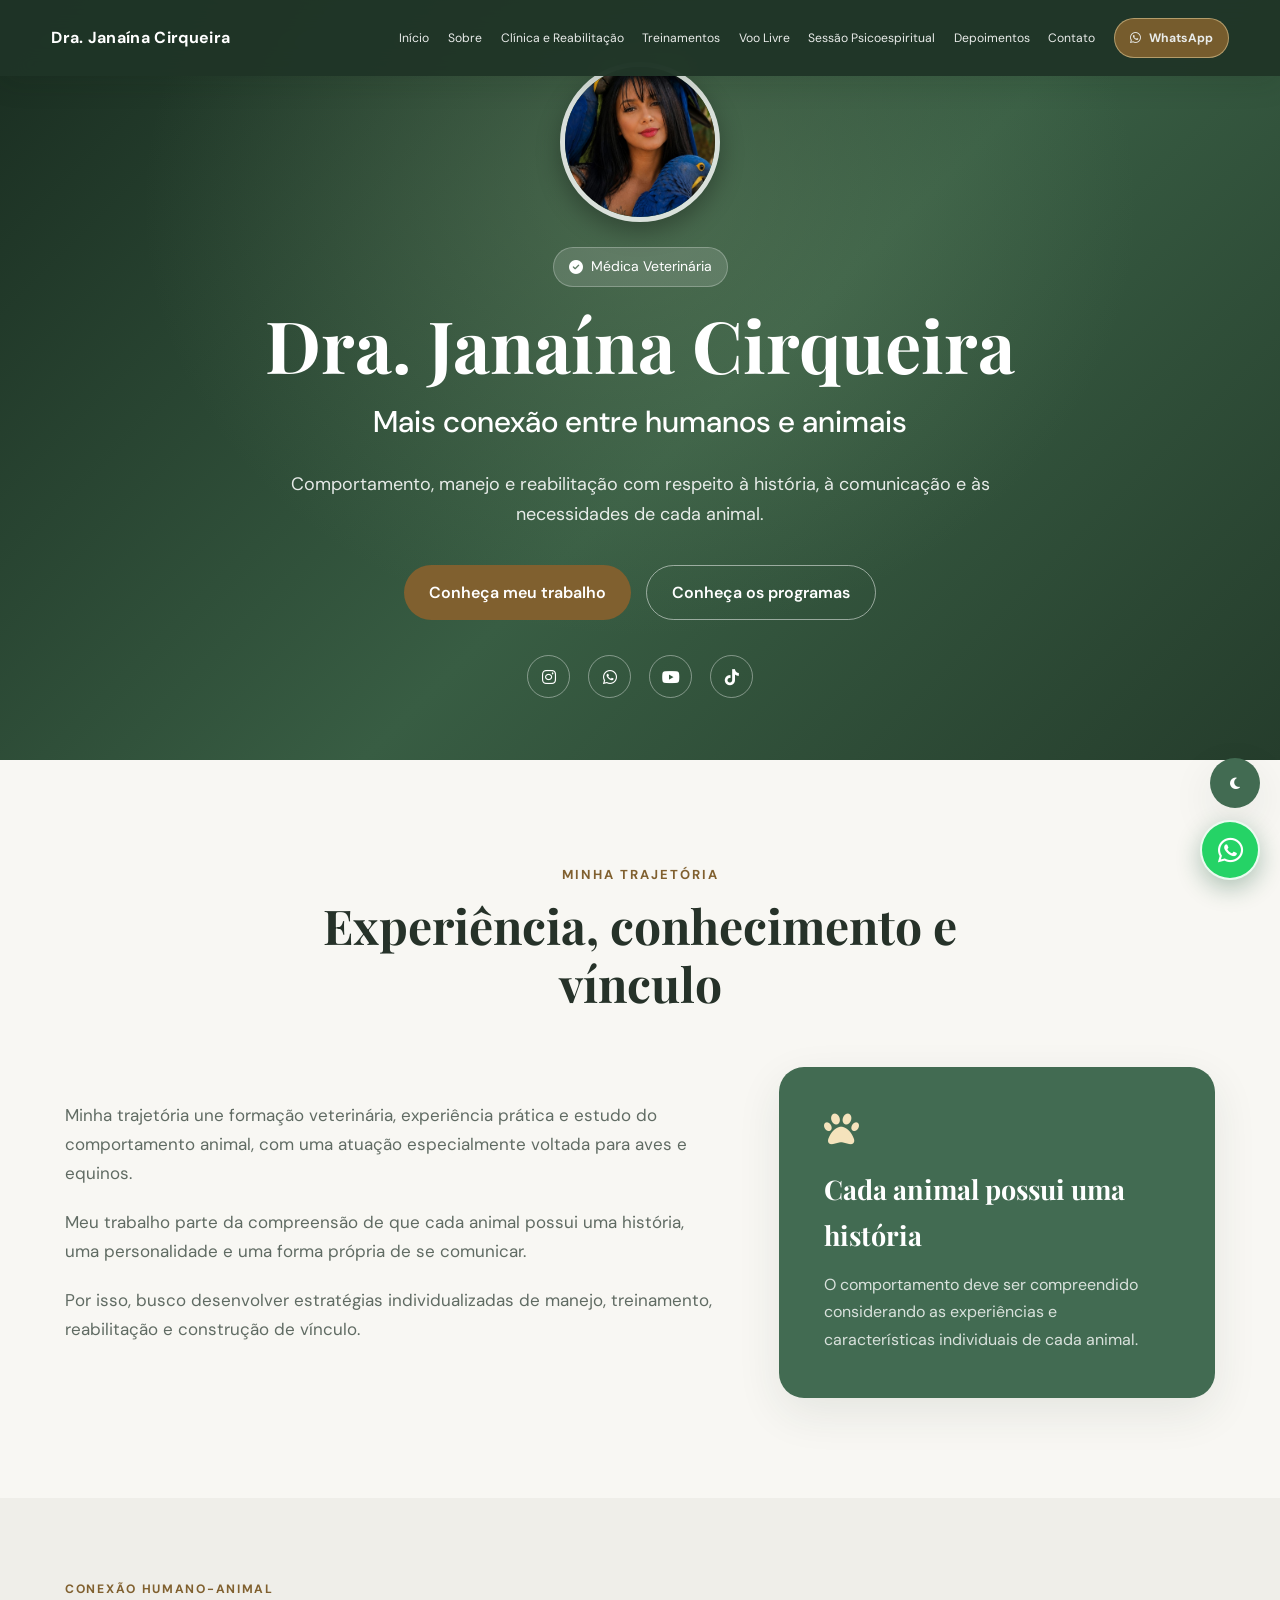
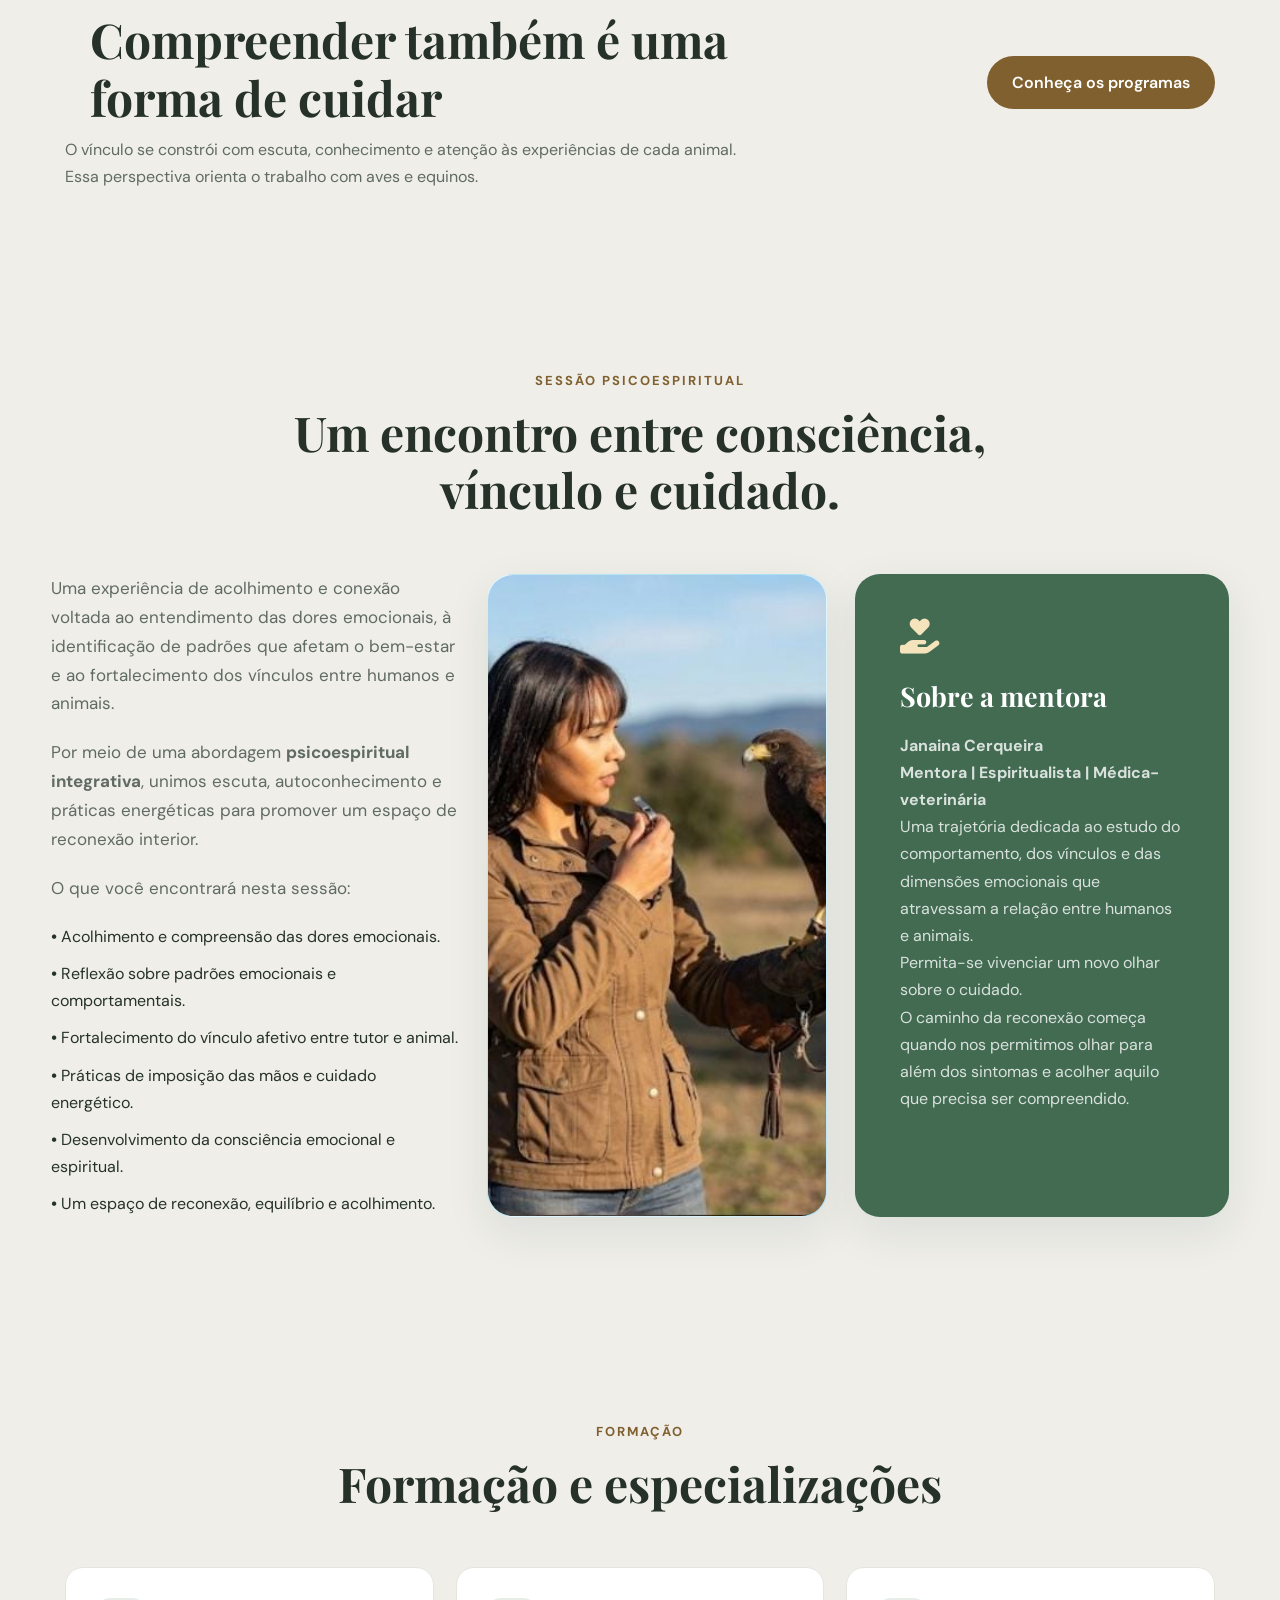
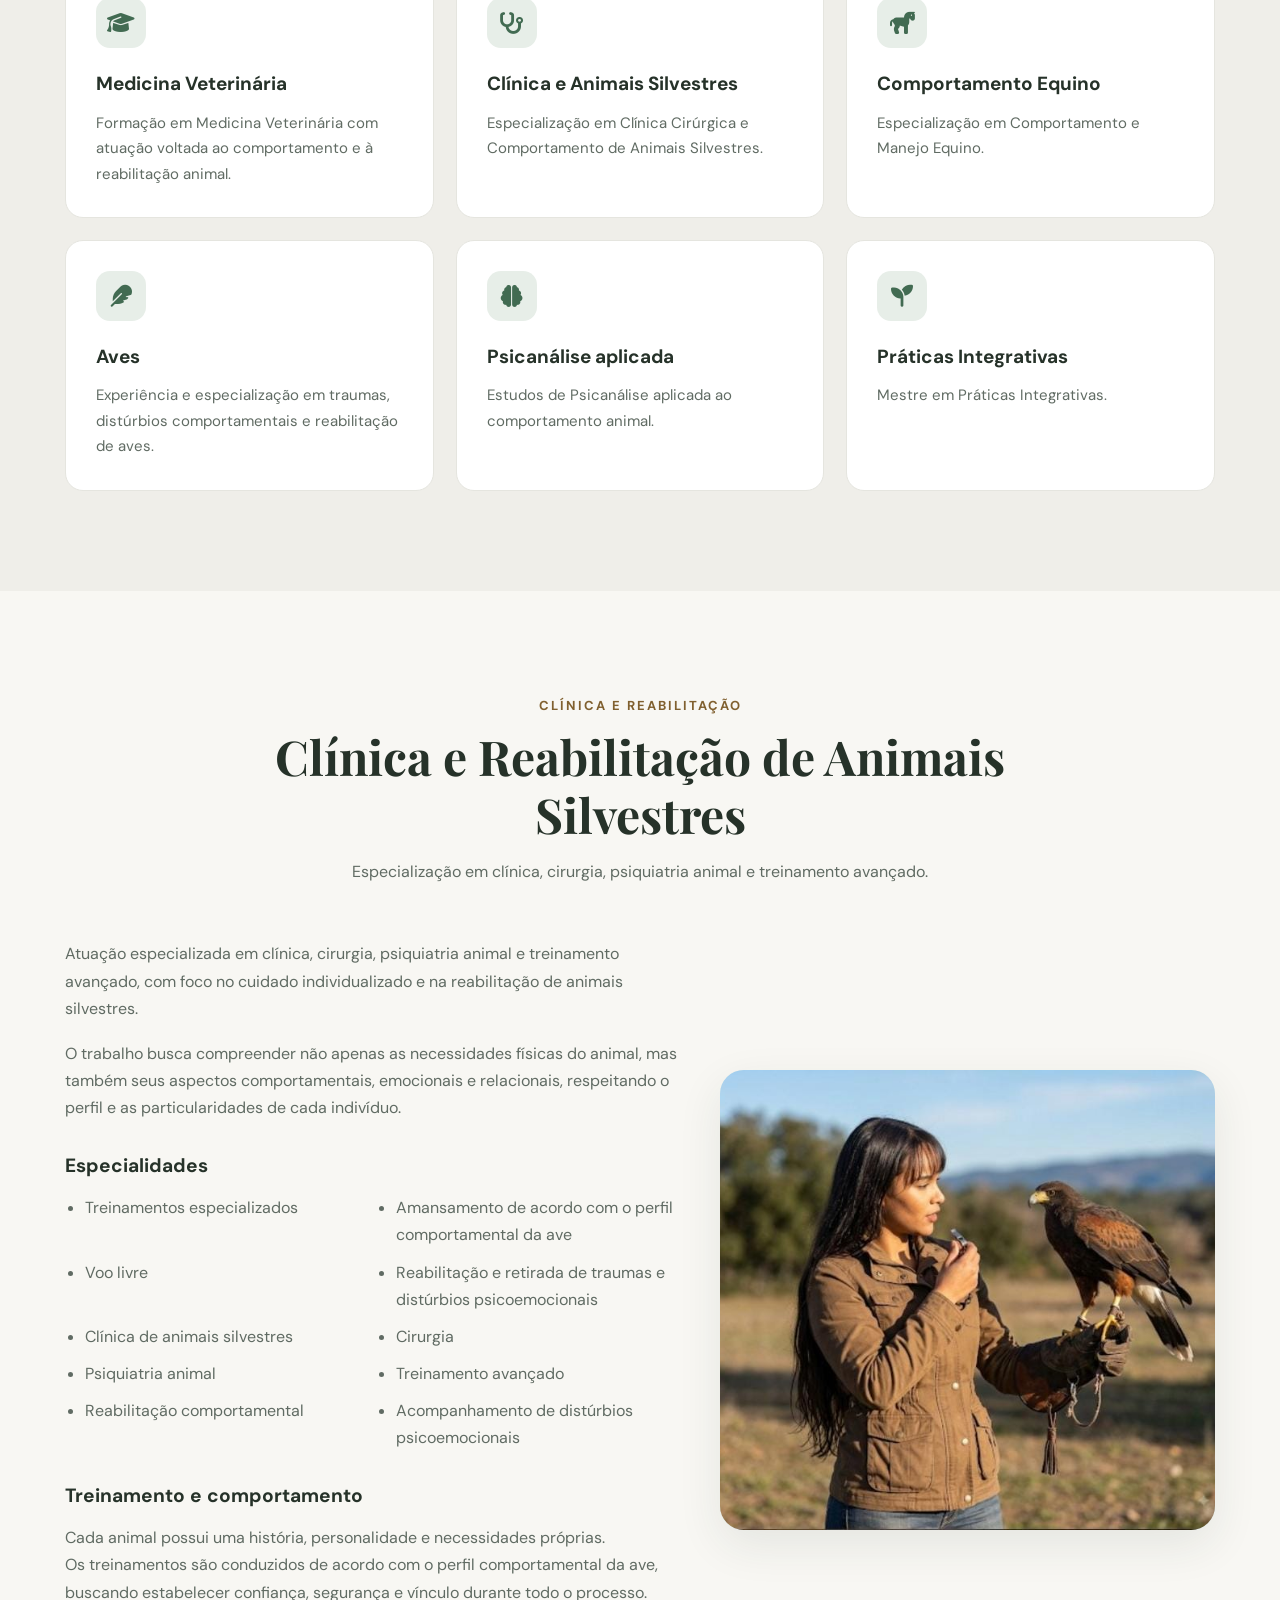
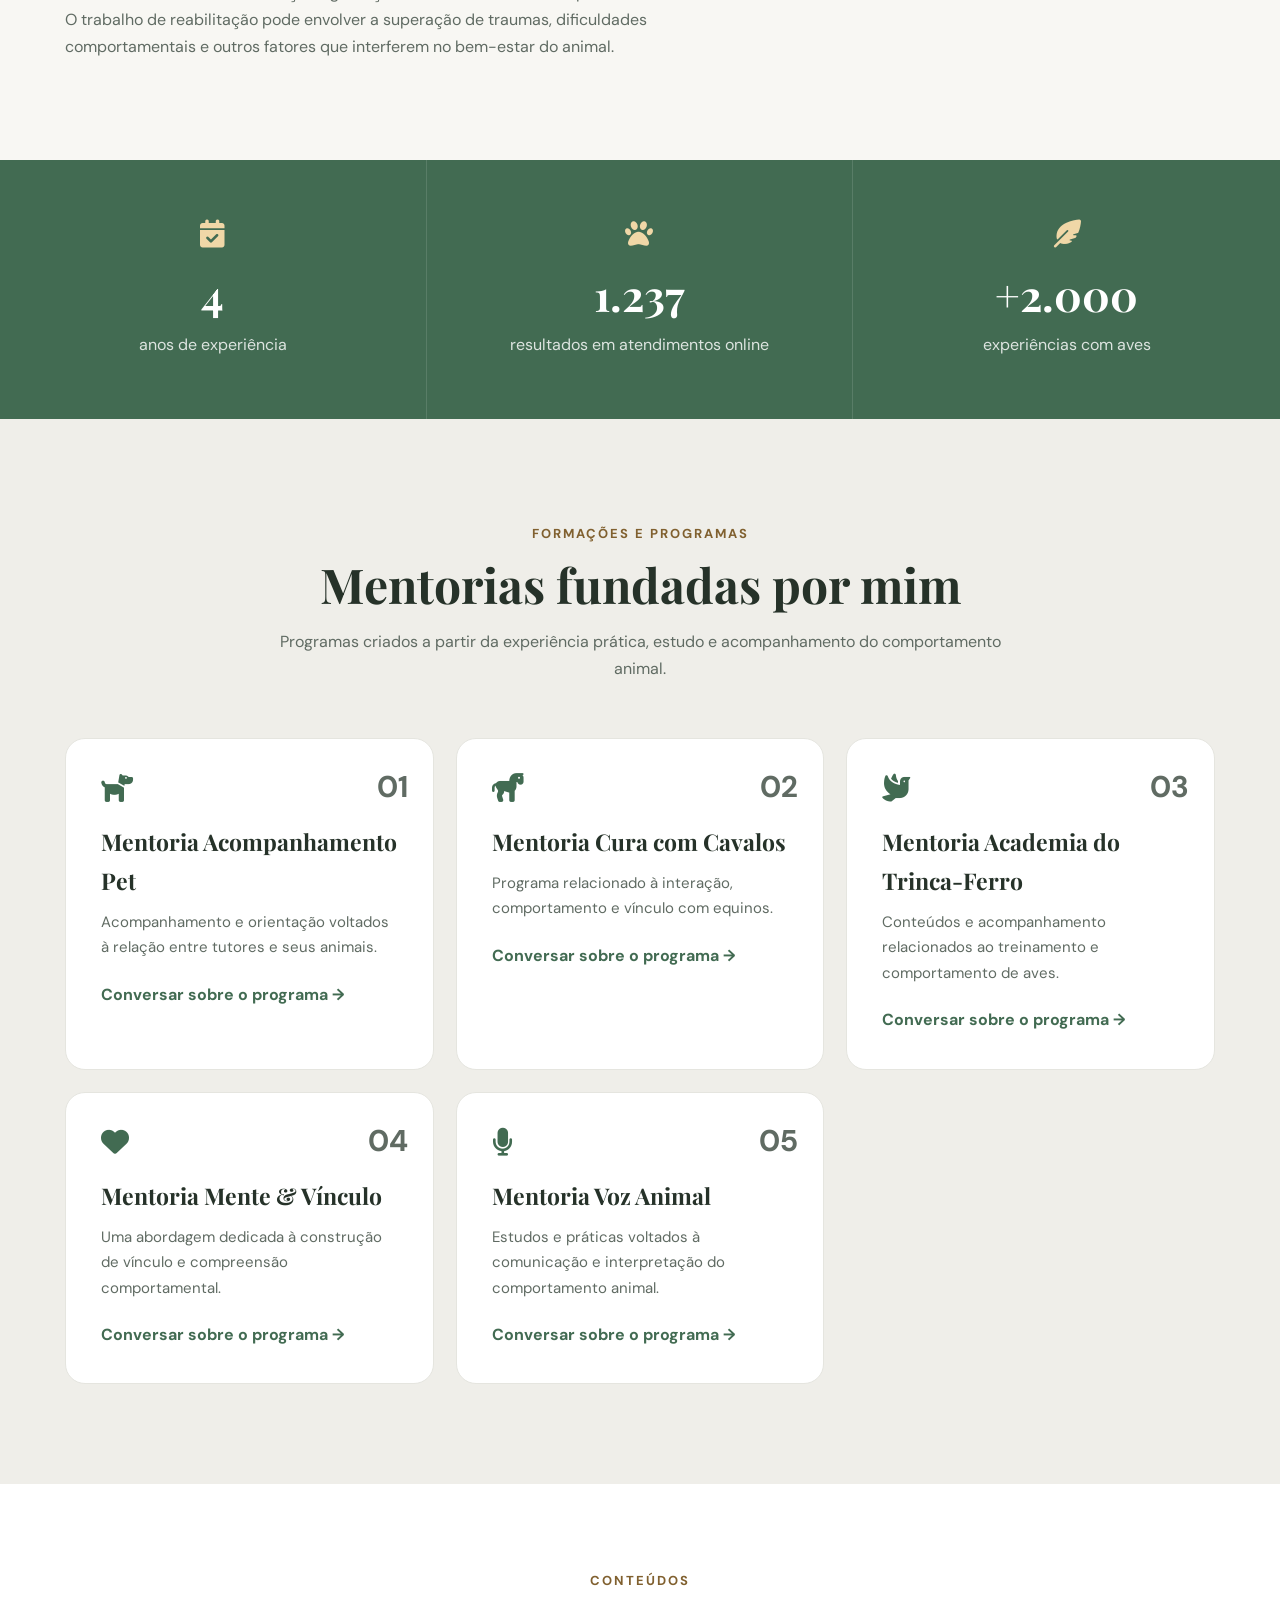
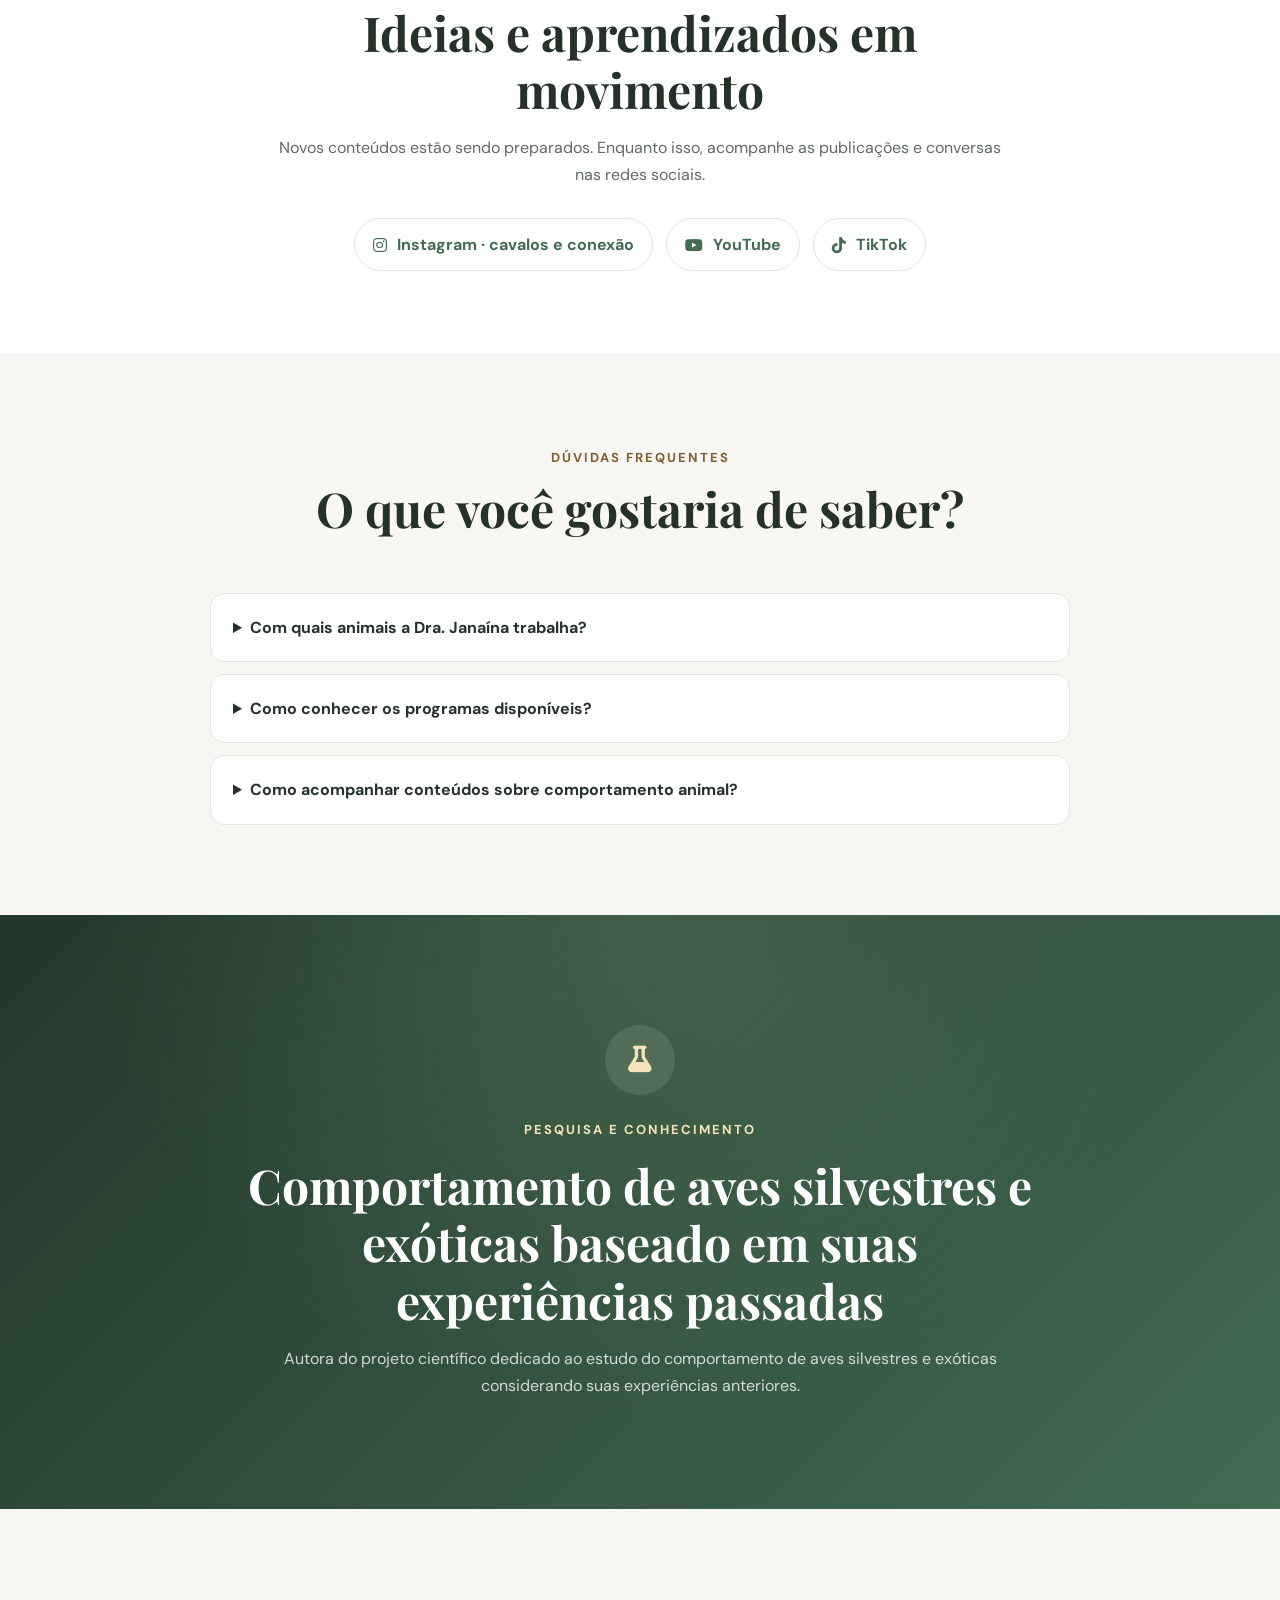
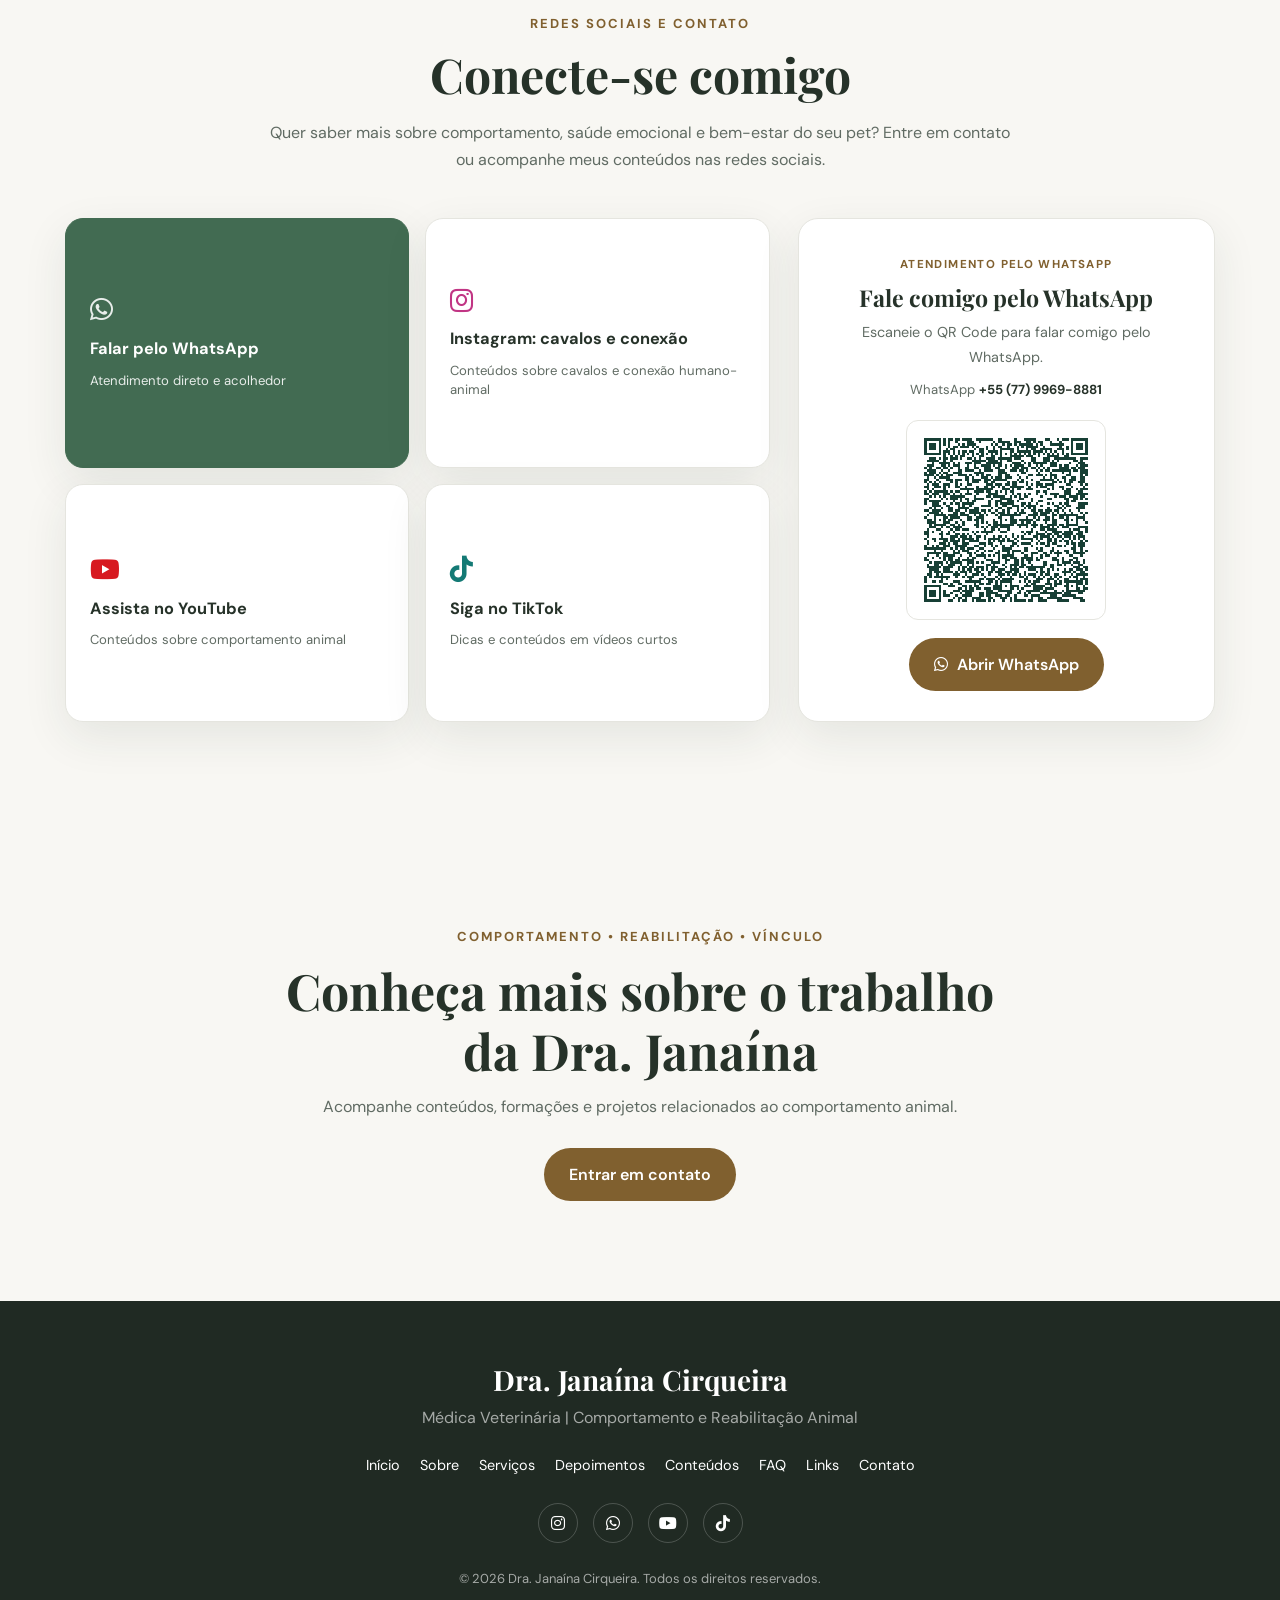
<file: index.html>
<!DOCTYPE html><html lang="pt-BR"><head>    <meta charset="UTF-8">    <meta name="viewport" content="width=device-width, initial-scale=1.0">    <title>Dra. Janaína Cirqueira | Mente Humano Animal</title>    <meta name="description" content="Conheça o trabalho da Dra. Janaína Cirqueira com comportamento, manejo e reabilitação animal, com atuação especial em aves e equinos.">    <link rel="canonical" href="https://danielvl33.github.io/perfil-janaina-site/">    <meta property="og:type" content="website">    <meta property="og:title" content="Dra. Janaína Cirqueira | Mente Humano Animal">    <meta property="og:description" content="Comportamento, manejo e reabilitação animal com respeito à história e à comunicação de cada animal.">    <meta property="og:url" content="https://danielvl33.github.io/perfil-janaina-site/">    <meta property="og:image" content="https://danielvl33.github.io/perfil-janaina-site/img/janaina.jpg">    <meta name="twitter:card" content="summary_large_image">    <meta name="twitter:title" content="Dra. Janaína Cirqueira | Mente Humano Animal">    <meta name="twitter:description" content="Comportamento, manejo e reabilitação animal com respeito à história e à comunicação de cada animal.">    <meta name="twitter:image" content="https://danielvl33.github.io/perfil-janaina-site/img/janaina.jpg">    <meta name="theme-color" content="#2f513c">    <link rel="icon" href="favicon.svg" type="image/svg+xml">    <link rel="stylesheet" href="style.css">    <link rel="stylesheet" href="https://cdnjs.cloudflare.com/ajax/libs/font-awesome/6.5.2/css/all.min.css">    <script type="application/ld+json">    {      "@context": "https://schema.org",      "@type": "Person",      "name": "Dra. Janaína Cirqueira",      "jobTitle": "Médica Veterinária",      "description": "Atuação em comportamento, manejo e reabilitação animal, com especial atenção a aves e equinos.",      "image": "https://danielvl33.github.io/perfil-janaina-site/img/janaina.jpg",      "sameAs": [        "https://www.instagram.com/mentehumanoanimal?stkn=aWZvczNvdmJ4eDc5",        "https://youtube.com/@mestredaconcienciaanimal?si=yA33mfYnlB5Yrd-f",        "https://www.tiktok.com/@dracomportamental?_r=1&_t=ZS-9AFgJZx7Hey"      ]    }    </script></head><body>    <!-- BOTÃO TEMA -->    <button class="theme-toggle" id="themeToggle" type="button" aria-label="Alternar tema">        <i class="fa-solid fa-moon" aria-hidden="true"></i>    </button>    <!-- HERO -->    <header class="hero" id="inicio">        <div class="hero-overlay"></div>        <nav class="site-nav" aria-label="Navegação principal">            <a class="site-nav-brand" href="index.html#inicio">Dra. Janaína Cirqueira</a>            <button class="nav-toggle" type="button" aria-expanded="false" aria-controls="primary-navigation" aria-label="Abrir menu">                <span></span><span></span><span></span>            </button>            <div class="site-nav-links" id="primary-navigation">                <a href="index.html#inicio">Início</a>                <a href="index.html#sobre">Sobre</a>                <a href="index.html#aves">Clínica e Reabilitação</a>                <a href="index.html#treinamentos">Treinamentos</a>                <a href="index.html#voo-livre">Voo Livre</a>                <a href="index.html#psicoespiritual">Sessão Psicoespiritual</a>                <a href="depoimentos.html">Depoimentos</a>                <a href="index.html#contato">Contato</a>                <a class="site-nav-featured nav-whatsapp" href="https://wa.me/557799698881?text=Ol%C3%A1%21+Preciso+de+ajuda+com+meu+pet+e+vi+que+voc%C3%AA+trabalha+com+comportamento+e+sa%C3%BAde+emocional.+Pode+me+orientar%3F" target="_blank" rel="noopener noreferrer"><i class="fa-brands fa-whatsapp" aria-hidden="true"></i> WhatsApp</a>            </div>        </nav>        <div class="hero-content">            <div class="profile-photo">                <img src="img/janaina.jpg" alt="Dra. Janaína Cirqueira" class="profile-photo-img">            </div>            <span class="badge">                <i class="fa-solid fa-circle-check" aria-hidden="true"></i>                Médica Veterinária            </span>            <h1>Dra. Janaína Cirqueira</h1>            <h2>Mais conexão entre humanos e animais</h2>            <p>Comportamento, manejo e reabilitação com respeito à história, à comunicação e às necessidades de cada animal.</p>            <div class="hero-buttons">                <a href="#sobre" class="btn primary">Conheça meu trabalho</a>                <a href="#mentorias" class="btn secondary">Conheça os programas</a>            </div>            <div class="social-links">                <a href="https://www.instagram.com/mentehumanoanimal?stkn=aWZvczNvdmJ4eDc5" target="_blank" rel="noopener noreferrer" aria-label="Instagram"><i class="fa-brands fa-instagram" aria-hidden="true"></i></a>                <a href="https://wa.me/557799698881?text=Ol%C3%A1%21+Preciso+de+ajuda+com+meu+pet+e+vi+que+voc%C3%AA+trabalha+com+comportamento+e+sa%C3%BAde+emocional.+Pode+me+orientar%3F" target="_blank" rel="noopener noreferrer" aria-label="WhatsApp"><i class="fa-brands fa-whatsapp" aria-hidden="true"></i></a>                <a href="https://youtube.com/@mestredaconcienciaanimal?si=yA33mfYnlB5Yrd-f" target="_blank" rel="noopener noreferrer" aria-label="YouTube"><i class="fa-brands fa-youtube" aria-hidden="true"></i></a>                <a href="https://www.tiktok.com/@dracomportamental?_r=1&amp;_t=ZS-9AFgJZx7Hey" target="_blank" rel="noopener noreferrer" aria-label="TikTok"><i class="fa-brands fa-tiktok" aria-hidden="true"></i></a>            </div>        </div>    </header>    <main>        <!-- SOBRE -->        <section class="section" id="sobre">            <div class="section-title">                <span>Minha trajetória</span>                <h2>Experiência, conhecimento e vínculo</h2>            </div>            <div class="about-grid">                <div class="about-text">                    <p>Minha trajetória une formação veterinária, experiência prática e estudo do comportamento animal, com uma atuação especialmente voltada para aves e equinos.</p>                    <p>Meu trabalho parte da compreensão de que cada animal possui uma história, uma personalidade e uma forma própria de se comunicar.</p>                    <p>Por isso, busco desenvolver estratégias individualizadas de manejo, treinamento, reabilitação e construção de vínculo.</p>                </div>                <div class="highlight-card">                    <i class="fa-solid fa-paw" aria-hidden="true"></i>                    <h3>Cada animal possui uma história</h3>                    <p>O comportamento deve ser compreendido considerando as experiências e características individuais de cada animal.</p>                </div>            </div>        </section>        <section class="connection-band" aria-labelledby="connection-title">            <div>                <span>Conexão humano-animal</span>                <h2 id="connection-title">Compreender também é uma forma de cuidar</h2>                <p>O vínculo se constrói com escuta, conhecimento e atenção às experiências de cada animal. Essa perspectiva orienta o trabalho com aves e equinos.</p>            </div>            <a class="btn primary" href="#mentorias">Conheça os programas</a>        </section>        <section class="section gray-section" id="psicoespiritual">
            <div class="section-title">
                <span>Sessão Psicoespiritual</span>
                <h2>Um encontro entre consciência, vínculo e cuidado.</h2>
            </div>
            <div class="about-grid psicoespiritual-grid">
                <div class="about-text">
                    <p>Uma experiência de acolhimento e conexão voltada ao entendimento das dores emocionais, à identificação de padrões que afetam o bem-estar e ao fortalecimento dos vínculos entre humanos e animais.</p>
                    <p>Por meio de uma abordagem <strong>psicoespiritual integrativa</strong>, unimos escuta, autoconhecimento e práticas energéticas para promover um espaço de reconexão interior.</p>
                    <p>O que você encontrará nesta sessão:</p>
                    <ul style="list-style: none; padding-left: 0; margin-top: 16px; display: grid; gap: 10px;">
                        <li><strong>•</strong> Acolhimento e compreensão das dores emocionais.</li>
                        <li><strong>•</strong> Reflexão sobre padrões emocionais e comportamentais.</li>
                        <li><strong>•</strong> Fortalecimento do vínculo afetivo entre tutor e animal.</li>
                        <li><strong>•</strong> Práticas de imposição das mãos e cuidado energético.</li>
                        <li><strong>•</strong> Desenvolvimento da consciência emocional e espiritual.</li>
                        <li><strong>•</strong> Um espaço de reconexão, equilíbrio e acolhimento.</li>
                    </ul>
                </div>
                <figure class="psicoespiritual-visual">
                    <img src="img/psicoespiritual-session.jpg" alt="Sessão psicoespiritual com acolhimento e conexão entre humanos e animais." loading="lazy">
                </figure>
                <div class="highlight-card">
                    <i class="fa-solid fa-hand-holding-heart" aria-hidden="true"></i>
                    <h3>Sobre a mentora</h3>
                    <p><strong>Janaina Cerqueira</strong></p>
                    <p><strong>Mentora | Espiritualista | Médica-veterinária</strong></p>
                    <p>Uma trajetória dedicada ao estudo do comportamento, dos vínculos e das dimensões emocionais que atravessam a relação entre humanos e animais.</p>
                    <p>Permita-se vivenciar um novo olhar sobre o cuidado.</p>
                    <p>O caminho da reconexão começa quando nos permitimos olhar para além dos sintomas e acolher aquilo que precisa ser compreendido.</p>
                </div>
            </div>
        </section>        <!-- FORMAÇÃO -->        <section class="section gray-section">            <div class="section-title">                <span>Formação</span>                <h2>Formação e especializações</h2>            </div>            <div class="cards-grid">                <article class="info-card">                    <div class="card-icon"><i class="fa-solid fa-graduation-cap" aria-hidden="true"></i></div>                    <h3>Medicina Veterinária</h3>                    <p>Formação em Medicina Veterinária com atuação voltada ao comportamento e à reabilitação animal.</p>                </article>                <article class="info-card">                    <div class="card-icon"><i class="fa-solid fa-stethoscope" aria-hidden="true"></i></div>                    <h3>Clínica e Animais Silvestres</h3>                    <p>Especialização em Clínica Cirúrgica e Comportamento de Animais Silvestres.</p>                </article>                <article class="info-card">                    <div class="card-icon"><i class="fa-solid fa-horse" aria-hidden="true"></i></div>                    <h3>Comportamento Equino</h3>                    <p>Especialização em Comportamento e Manejo Equino.</p>                </article>                <article class="info-card">                    <div class="card-icon"><i class="fa-solid fa-feather" aria-hidden="true"></i></div>                    <h3>Aves</h3>                    <p>Experiência e especialização em traumas, distúrbios comportamentais e reabilitação de aves.</p>                </article>                <article class="info-card">                    <div class="card-icon"><i class="fa-solid fa-brain" aria-hidden="true"></i></div>                    <h3>Psicanálise aplicada</h3>                    <p>Estudos de Psicanálise aplicada ao comportamento animal.</p>                </article>                <article class="info-card">                    <div class="card-icon"><i class="fa-solid fa-seedling" aria-hidden="true"></i></div>                    <h3>Práticas Integrativas</h3>                    <p>Mestre em Práticas Integrativas.</p>                </article>            </div>        </section>        <!-- AVES -->        <section class="section" id="aves">            <div class="section-title">                <span>Clínica e reabilitação</span>                <h2>Clínica e Reabilitação de Animais Silvestres</h2>                <p>Especialização em clínica, cirurgia, psiquiatria animal e treinamento avançado.</p>            </div>            <div class="silvestres-layout">                <div class="silvestres-copy">                    <p>Atuação especializada em clínica, cirurgia, psiquiatria animal e treinamento avançado, com foco no cuidado individualizado e na reabilitação de animais silvestres.</p>                    <p>O trabalho busca compreender não apenas as necessidades físicas do animal, mas também seus aspectos comportamentais, emocionais e relacionais, respeitando o perfil e as particularidades de cada indivíduo.</p>                    <div class="specialty-list">                        <h3>Especialidades</h3>                        <ul>                            <li>Treinamentos especializados</li>                            <li>Amansamento de acordo com o perfil comportamental da ave</li>                            <li>Voo livre</li>                            <li>Reabilitação e retirada de traumas e distúrbios psicoemocionais</li>                            <li>Clínica de animais silvestres</li>                            <li>Cirurgia</li>                            <li>Psiquiatria animal</li>                            <li>Treinamento avançado</li>                            <li>Reabilitação comportamental</li>                            <li>Acompanhamento de distúrbios psicoemocionais</li>                        </ul>                    </div>                    <div class="behavior-block">                        <h3>Treinamento e comportamento</h3>                        <p>Cada animal possui uma história, personalidade e necessidades próprias.</p>                        <p>Os treinamentos são conduzidos de acordo com o perfil comportamental da ave, buscando estabelecer confiança, segurança e vínculo durante todo o processo.</p>                        <p>O trabalho de reabilitação pode envolver a superação de traumas, dificuldades comportamentais e outros fatores que interferem no bem-estar do animal.</p>                    </div>                </div>                <figure class="silvestres-visual">                    <img src="img/aves.jpeg" alt="Janaina Cerqueira trabalhando com uma ave silvestre durante atendimento e cuidado comportamental." loading="lazy">                </figure>            </div>        </section>        <!-- NÚMEROS -->        <section class="stats">            <div class="stat">                <i class="fa-solid fa-calendar-check" aria-hidden="true"></i>                <strong data-number="8">0</strong>                <span>anos de experiência</span>            </div>            <div class="stat">                <i class="fa-solid fa-paw" aria-hidden="true"></i>                <strong data-number="2000">0</strong>                <span>resultados em atendimentos online</span>            </div>            <div class="stat">                <i class="fa-solid fa-feather-pointed" aria-hidden="true"></i>                <strong>+2.000</strong>                <span>experiências com aves</span>            </div>        </section>        <!-- MENTORIAS -->        <section class="section gray-section" id="treinamentos">            <div class="section-title">                <span>Formações e programas</span>                <h2>Mentorias fundadas por mim</h2>                <p>Programas criados a partir da experiência prática, estudo e acompanhamento do comportamento animal.</p>            </div>            <div class="mentorias-grid">                <article class="mentoria">                    <span class="number">01</span>                    <i class="fa-solid fa-dog" aria-hidden="true"></i>                    <h3>Mentoria Acompanhamento Pet</h3>                    <p>Acompanhamento e orientação voltados à relação entre tutores e seus animais.</p>                    <a href="https://wa.me/557799698881?text=Ol%C3%A1%21+Preciso+de+ajuda+com+meu+pet+e+vi+que+voc%C3%AA+trabalha+com+comportamento+e+sa%C3%BAde+emocional.+Pode+me+orientar%3F" class="learn-more" target="_blank" rel="noopener noreferrer">Conversar sobre o programa <span aria-hidden="true">→</span></a>                </article>                <article class="mentoria">                    <span class="number">02</span>                    <i class="fa-solid fa-horse" aria-hidden="true"></i>                    <h3>Mentoria Cura com Cavalos</h3>                    <p>Programa relacionado à interação, comportamento e vínculo com equinos.</p>                    <a href="https://wa.me/557799698881?text=Ol%C3%A1%21+Preciso+de+ajuda+com+meu+pet+e+vi+que+voc%C3%AA+trabalha+com+comportamento+e+sa%C3%BAde+emocional.+Pode+me+orientar%3F" class="learn-more" target="_blank" rel="noopener noreferrer">Conversar sobre o programa <span aria-hidden="true">→</span></a>                </article>                <article class="mentoria">                    <span class="number">03</span>                    <i class="fa-solid fa-dove" aria-hidden="true"></i>                    <h3>Mentoria Academia do Trinca-Ferro</h3>                    <p>Conteúdos e acompanhamento relacionados ao treinamento e comportamento de aves.</p>                    <a href="https://wa.me/557799698881?text=Ol%C3%A1%21+Preciso+de+ajuda+com+meu+pet+e+vi+que+voc%C3%AA+trabalha+com+comportamento+e+sa%C3%BAde+emocional.+Pode+me+orientar%3F" class="learn-more" target="_blank" rel="noopener noreferrer">Conversar sobre o programa <span aria-hidden="true">→</span></a>                </article>                <article class="mentoria">                    <span class="number">04</span>                    <i class="fa-solid fa-heart" aria-hidden="true"></i>                    <h3>Mentoria Mente &amp; Vínculo</h3>                    <p>Uma abordagem dedicada à construção de vínculo e compreensão comportamental.</p>                    <a href="https://wa.me/557799698881?text=Ol%C3%A1%21+Preciso+de+ajuda+com+meu+pet+e+vi+que+voc%C3%AA+trabalha+com+comportamento+e+sa%C3%BAde+emocional.+Pode+me+orientar%3F" class="learn-more" target="_blank" rel="noopener noreferrer">Conversar sobre o programa <span aria-hidden="true">→</span></a>                </article>                <article class="mentoria">                    <span class="number">05</span>                    <i class="fa-solid fa-microphone" aria-hidden="true"></i>                    <h3>Mentoria Voz Animal</h3>                    <p>Estudos e práticas voltados à comunicação e interpretação do comportamento animal.</p>                    <a href="https://wa.me/557799698881?text=Ol%C3%A1%21+Preciso+de+ajuda+com+meu+pet+e+vi+que+voc%C3%AA+trabalha+com+comportamento+e+sa%C3%BAde+emocional.+Pode+me+orientar%3F" class="learn-more" target="_blank" rel="noopener noreferrer">Conversar sobre o programa <span aria-hidden="true">→</span></a>                </article>            </div>        </section>        <section class="content-placeholder" id="conteudos">            <div class="section-title">                <span>Conteúdos</span>                <h2>Ideias e aprendizados em movimento</h2>                <p>Novos conteúdos estão sendo preparados. Enquanto isso, acompanhe as publicações e conversas nas redes sociais.</p>            </div>            <div class="content-social-links">                <a href="https://www.instagram.com/mentehumanoanimal?stkn=aWZvczNvdmJ4eDc5" target="_blank" rel="noopener noreferrer"><i class="fa-brands fa-instagram" aria-hidden="true"></i> Instagram · cavalos e conexão</a>                <a href="https://youtube.com/@mestredaconcienciaanimal?si=yA33mfYnlB5Yrd-f" target="_blank" rel="noopener noreferrer"><i class="fa-brands fa-youtube" aria-hidden="true"></i> YouTube</a>                <a href="https://www.tiktok.com/@dracomportamental?_r=1&amp;_t=ZS-9AFgJZx7Hey" target="_blank" rel="noopener noreferrer"><i class="fa-brands fa-tiktok" aria-hidden="true"></i> TikTok</a>            </div>        </section>        <section class="faq-section" id="faq">            <div class="section-title">                <span>Dúvidas frequentes</span>                <h2>O que você gostaria de saber?</h2>            </div>            <div class="faq-list">                <details>                    <summary>Com quais animais a Dra. Janaína trabalha?</summary>                    <p>A atuação tem atenção especial a aves e equinos, além dos programas de acompanhamento relacionados a pets.</p>                </details>                <details>                    <summary>Como conhecer os programas disponíveis?</summary>                    <p>Entre em contato pelo WhatsApp para conversar sobre os programas e saber mais sobre a proposta que melhor atende à sua necessidade.</p>                </details>                <details>                    <summary>Como acompanhar conteúdos sobre comportamento animal?</summary>                    <p>Acompanhe as redes sociais da Dra. Janaína pelos links nesta página. A seção de conteúdos será atualizada quando novas publicações estiverem disponíveis.</p>                </details>            </div>        </section>        <!-- PESQUISA -->        <section class="research" id="voo-livre">            <div class="research-content">                <div class="research-icon"><i class="fa-solid fa-flask" aria-hidden="true"></i></div>                <span>Pesquisa e conhecimento</span>                <h2>Comportamento de aves silvestres e exóticas baseado em suas experiências passadas</h2>                <p>Autora do projeto científico dedicado ao estudo do comportamento de aves silvestres e exóticas considerando suas experiências anteriores.</p>            </div>        </section>        <section class="contact-section" id="contato" aria-labelledby="contact-title">            <div class="contact-container">                <div class="section-title">                    <span>Redes sociais e contato</span>                    <h2 id="contact-title">Conecte-se comigo</h2>                    <p>Quer saber mais sobre comportamento, saúde emocional e bem-estar do seu pet? Entre em contato ou acompanhe meus conteúdos nas redes sociais.</p>                </div>                <div class="contact-layout">                    <nav class="social-cards" aria-label="Redes sociais da Dra. Janaína">                        <a class="social-card social-card-whatsapp" href="https://wa.me/557799698881?text=Ol%C3%A1%21+Preciso+de+ajuda+com+meu+pet+e+vi+que+voc%C3%AA+trabalha+com+comportamento+e+sa%C3%BAde+emocional.+Pode+me+orientar%3F" target="_blank" rel="noopener noreferrer" aria-label="Falar pelo WhatsApp" title="Falar pelo WhatsApp">                            <i class="fa-brands fa-whatsapp" aria-hidden="true"></i>                            <span>Falar pelo WhatsApp</span>                            <small>Atendimento direto e acolhedor</small>                        </a>                        <a class="social-card social-card-instagram" href="https://www.instagram.com/mentehumanoanimal?stkn=aWZvczNvdmJ4eDc5" target="_blank" rel="noopener noreferrer" aria-label="Visitar Instagram">                            <i class="fa-brands fa-instagram" aria-hidden="true"></i>                            <span>Instagram: cavalos e conexão</span>                            <small>Conteúdos sobre cavalos e conexão humano-animal</small>                        </a>                        <a class="social-card social-card-youtube" href="https://youtube.com/@mestredaconcienciaanimal?si=yA33mfYnlB5Yrd-f" target="_blank" rel="noopener noreferrer" aria-label="Assista no YouTube" title="Assista no YouTube">                            <i class="fa-brands fa-youtube" aria-hidden="true"></i>                            <span>Assista no YouTube</span>                            <small>Conteúdos sobre comportamento animal</small>                        </a>                        <a class="social-card social-card-tiktok" href="https://www.tiktok.com/@dracomportamental?_r=1&amp;_t=ZS-9AFgJZx7Hey" target="_blank" rel="noopener noreferrer" aria-label="Siga no TikTok" title="Siga no TikTok">                            <i class="fa-brands fa-tiktok" aria-hidden="true"></i>                            <span>Siga no TikTok</span>                            <small>Dicas e conteúdos em vídeos curtos</small>                        </a>                    </nav>                    <aside class="contact-qr" aria-labelledby="contact-qr-title">                        <div class="contact-qr-copy">                            <span class="contact-eyebrow">Atendimento pelo WhatsApp</span>                            <h3 id="contact-qr-title">Fale comigo pelo WhatsApp</h3>                            <p>Escaneie o QR Code para falar comigo pelo WhatsApp.</p>                            <p class="contact-phone">WhatsApp <strong>+55 (77) 9969-8881</strong></p>                        </div>                        <img class="contact-qr-image" src="img/whatsapp-qr.svg" width="200" height="200" alt="QR Code para abrir o WhatsApp com a mensagem de contato">                        <a class="btn primary contact-qr-button" href="https://wa.me/557799698881?text=Ol%C3%A1%21+Preciso+de+ajuda+com+meu+pet+e+vi+que+voc%C3%AA+trabalha+com+comportamento+e+sa%C3%BAde+emocional.+Pode+me+orientar%3F" target="_blank" rel="noopener noreferrer" aria-label="Abrir WhatsApp" title="Abrir WhatsApp">                            <i class="fa-brands fa-whatsapp" aria-hidden="true"></i>                            Abrir WhatsApp                        </a>                    </aside>                </div>            </div>        </section>        <!-- CTA -->        <section class="cta">            <div>                <span>Comportamento • Reabilitação • Vínculo</span>                <h2>Conheça mais sobre o trabalho da Dra. Janaína</h2>                <p>Acompanhe conteúdos, formações e projetos relacionados ao comportamento animal.</p>                <a href="https://wa.me/557799698881?text=Ol%C3%A1%21+Preciso+de+ajuda+com+meu+pet+e+vi+que+voc%C3%AA+trabalha+com+comportamento+e+sa%C3%BAde+emocional.+Pode+me+orientar%3F" class="btn primary" target="_blank" rel="noopener noreferrer">Entrar em contato</a>            </div>        </section>    </main>    <!-- FOOTER -->    <footer>        <div class="footer-content">            <h3>Dra. Janaína Cirqueira</h3>            <p>Médica Veterinária | Comportamento e Reabilitação Animal</p>            <nav class="footer-nav" aria-label="Navegação do rodapé">                <a href="index.html#inicio">Início</a><a href="index.html#sobre">Sobre</a><a href="index.html#mentorias">Serviços</a><a href="depoimentos.html">Depoimentos</a><a href="index.html#conteudos">Conteúdos</a><a href="index.html#faq">FAQ</a><a href="links/">Links</a><a href="index.html#contato">Contato</a>            </nav>            <div class="footer-social">                <a href="https://www.instagram.com/mentehumanoanimal?stkn=aWZvczNvdmJ4eDc5" target="_blank" rel="noopener noreferrer" aria-label="Instagram"><i class="fa-brands fa-instagram" aria-hidden="true"></i></a>                <a href="https://wa.me/557799698881?text=Ol%C3%A1%21+Preciso+de+ajuda+com+meu+pet+e+vi+que+voc%C3%AA+trabalha+com+comportamento+e+sa%C3%BAde+emocional.+Pode+me+orientar%3F" target="_blank" rel="noopener noreferrer" aria-label="WhatsApp"><i class="fa-brands fa-whatsapp" aria-hidden="true"></i></a>                <a href="https://youtube.com/@mestredaconcienciaanimal?si=yA33mfYnlB5Yrd-f" target="_blank" rel="noopener noreferrer" aria-label="YouTube"><i class="fa-brands fa-youtube" aria-hidden="true"></i></a>                <a href="https://www.tiktok.com/@dracomportamental?_r=1&amp;_t=ZS-9AFgJZx7Hey" target="_blank" rel="noopener noreferrer" aria-label="TikTok"><i class="fa-brands fa-tiktok" aria-hidden="true"></i></a>            </div>            <p class="copyright">© <span id="year"></span> Dra. Janaína Cirqueira. Todos os direitos reservados.</p>        </div>    </footer>    <a class="whatsapp-float" href="https://wa.me/557799698881?text=Ol%C3%A1%21+Preciso+de+ajuda+com+meu+pet+e+vi+que+voc%C3%AA+trabalha+com+comportamento+e+sa%C3%BAde+emocional.+Pode+me+orientar%3F" target="_blank" rel="noopener noreferrer" aria-label="Abrir WhatsApp" title="Fale comigo pelo WhatsApp">        <i class="fa-brands fa-whatsapp" aria-hidden="true"></i>    </a>    <script src="script.js"></script></body></html>
</file>
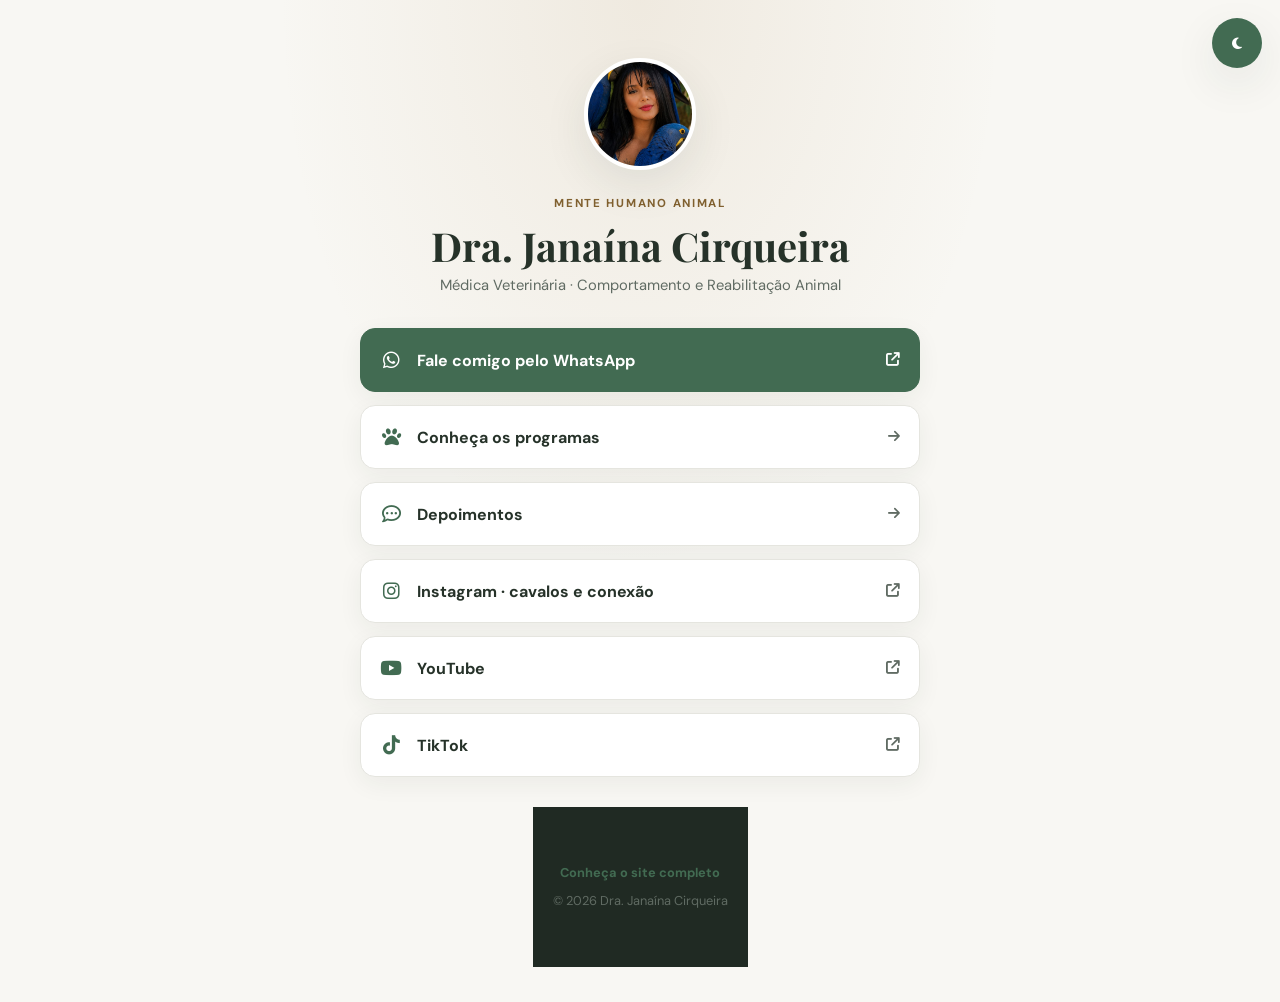
<file: links/index.html>
<!DOCTYPE html>
<html lang="pt-BR">
<head>
    <meta charset="UTF-8">
    <meta name="viewport" content="width=device-width, initial-scale=1.0">
    <title>Links | Dra. Janaína Cirqueira</title>
    <meta name="description" content="Acesse os canais oficiais, programas e formas de contato da Dra. Janaína Cirqueira.">
    <link rel="canonical" href="https://danielvl33.github.io/perfil-janaina-site/links/">
    <meta property="og:type" content="website">
    <meta property="og:title" content="Links | Dra. Janaína Cirqueira">
    <meta property="og:description" content="Redes sociais, depoimentos e contato da Dra. Janaína Cirqueira.">
    <meta property="og:url" content="https://danielvl33.github.io/perfil-janaina-site/links/">
    <meta property="og:image" content="https://danielvl33.github.io/perfil-janaina-site/img/janaina.jpg">
    <meta name="twitter:card" content="summary_large_image">
    <meta name="twitter:title" content="Links | Dra. Janaína Cirqueira">
    <meta name="twitter:description" content="Redes sociais, depoimentos e contato da Dra. Janaína Cirqueira.">
    <meta name="twitter:image" content="https://danielvl33.github.io/perfil-janaina-site/img/janaina.jpg">
    <meta name="theme-color" content="#2f513c">
    <link rel="icon" href="../favicon.svg" type="image/svg+xml">
    <link rel="stylesheet" href="../style.css">
    <link rel="stylesheet" href="https://cdnjs.cloudflare.com/ajax/libs/font-awesome/6.5.2/css/all.min.css">
</head>
<body class="links-page">
    <button class="theme-toggle" id="themeToggle" type="button" aria-label="Ativar tema escuro">
        <i class="fa-solid fa-moon" aria-hidden="true"></i>
    </button>
    <header class="links-header">
        <a class="links-home" href="../index.html" aria-label="Página inicial">
            <img src="../img/janaina.jpg" alt="" width="112" height="112">
        </a>
        <span class="links-eyebrow">Mente Humano Animal</span>
        <h1>Dra. Janaína Cirqueira</h1>
        <p>Médica Veterinária · Comportamento e Reabilitação Animal</p>
    </header>
    <main class="links-list" aria-label="Links oficiais">
        <a href="https://wa.me/557799698881?text=Ol%C3%A1%21+Preciso+de+ajuda+com+meu+pet+e+vi+que+voc%C3%AA+trabalha+com+comportamento+e+sa%C3%BAde+emocional.+Pode+me+orientar%3F" target="_blank" rel="noopener noreferrer" class="links-card links-card-primary">
            <i class="fa-brands fa-whatsapp" aria-hidden="true"></i><span>Fale comigo pelo WhatsApp</span><i class="fa-solid fa-arrow-up-right-from-square links-card-arrow" aria-hidden="true"></i>
        </a>
        <a href="../index.html#mentorias" class="links-card"><i class="fa-solid fa-paw" aria-hidden="true"></i><span>Conheça os programas</span><i class="fa-solid fa-arrow-right links-card-arrow" aria-hidden="true"></i></a>
        <a href="../depoimentos.html" class="links-card"><i class="fa-regular fa-comment-dots" aria-hidden="true"></i><span>Depoimentos</span><i class="fa-solid fa-arrow-right links-card-arrow" aria-hidden="true"></i></a>
        <a href="https://www.instagram.com/mentehumanoanimal?stkn=aWZvczNvdmJ4eDc5" target="_blank" rel="noopener noreferrer" class="links-card"><i class="fa-brands fa-instagram" aria-hidden="true"></i><span>Instagram · cavalos e conexão</span><i class="fa-solid fa-arrow-up-right-from-square links-card-arrow" aria-hidden="true"></i></a>
        <a href="https://youtube.com/@mestredaconcienciaanimal?si=yA33mfYnlB5Yrd-f" target="_blank" rel="noopener noreferrer" class="links-card"><i class="fa-brands fa-youtube" aria-hidden="true"></i><span>YouTube</span><i class="fa-solid fa-arrow-up-right-from-square links-card-arrow" aria-hidden="true"></i></a>
        <a href="https://www.tiktok.com/@dracomportamental?_r=1&amp;_t=ZS-9AFgJZx7Hey" target="_blank" rel="noopener noreferrer" class="links-card"><i class="fa-brands fa-tiktok" aria-hidden="true"></i><span>TikTok</span><i class="fa-solid fa-arrow-up-right-from-square links-card-arrow" aria-hidden="true"></i></a>
    </main>
    <footer class="links-footer"><a href="../index.html">Conheça o site completo</a><span>© <span id="year"></span> Dra. Janaína Cirqueira</span></footer>
    <script src="../script.js"></script>
</body>
</html>
</file>
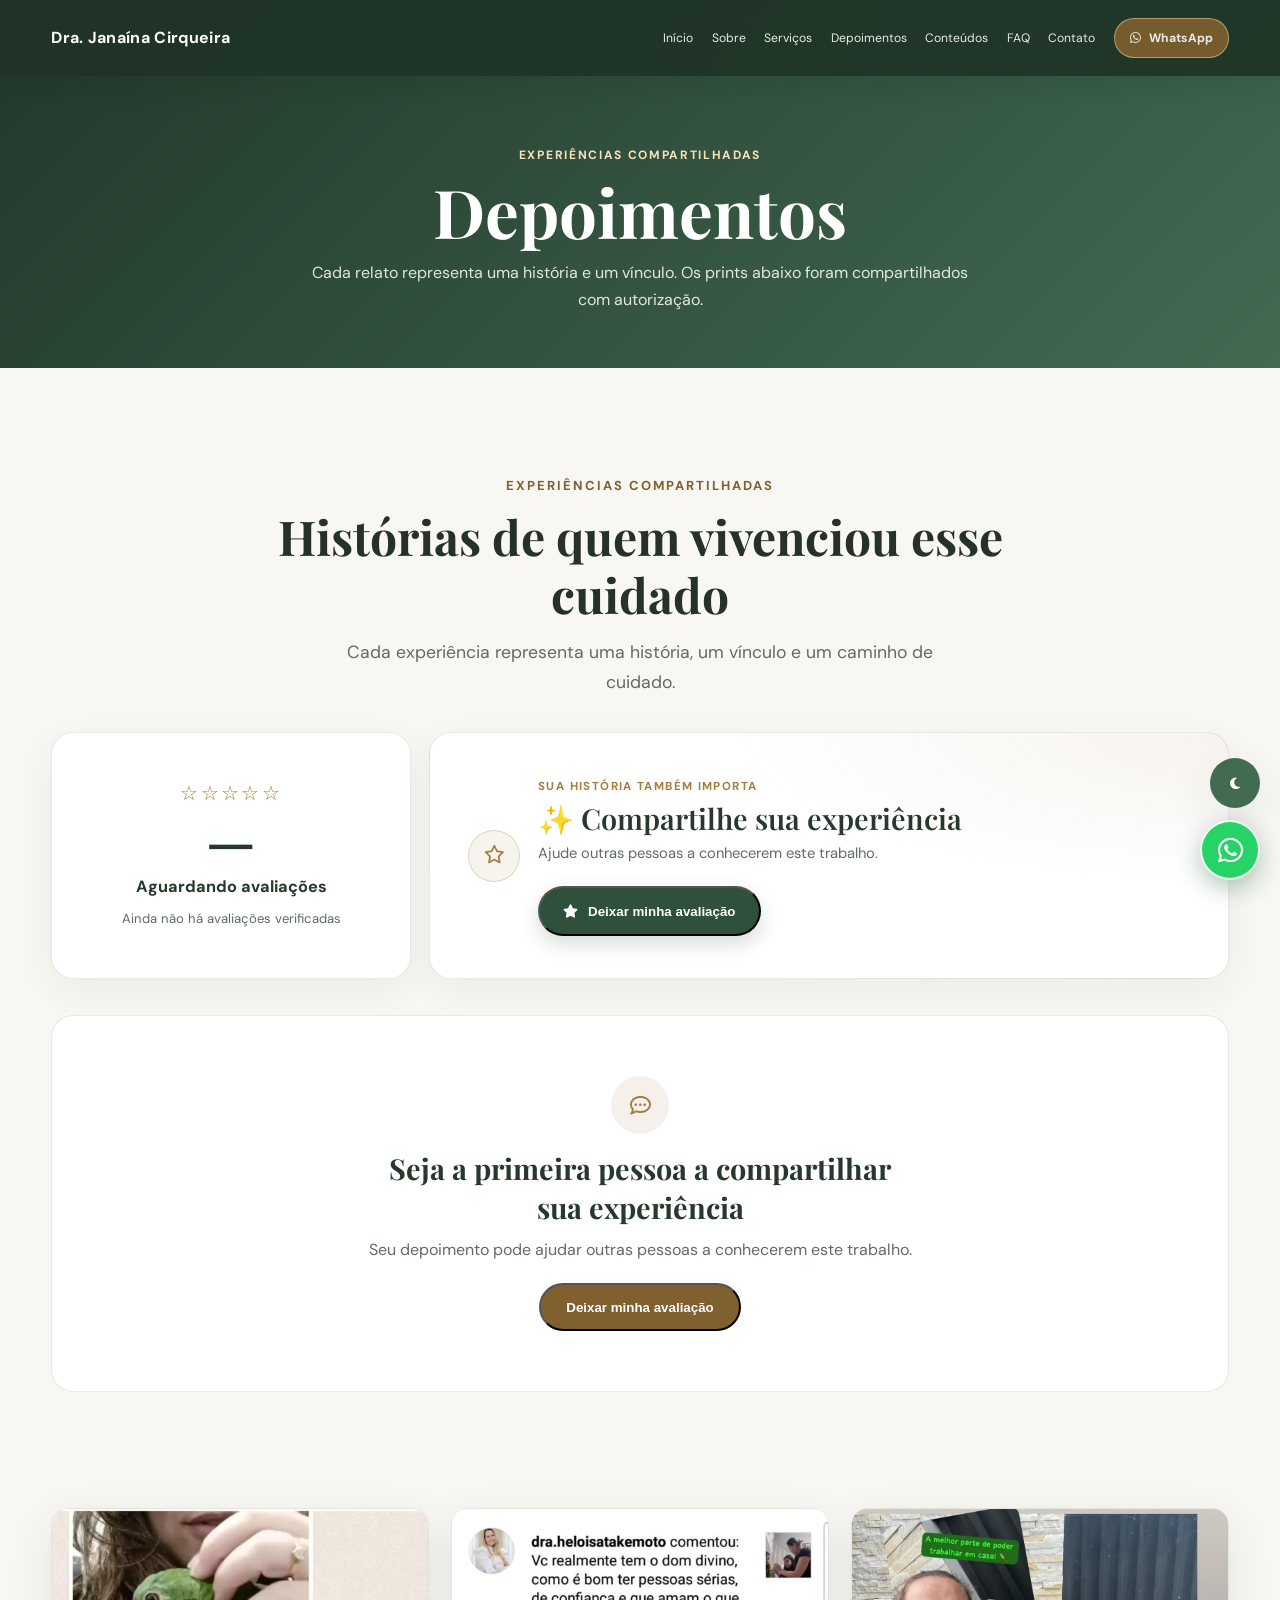
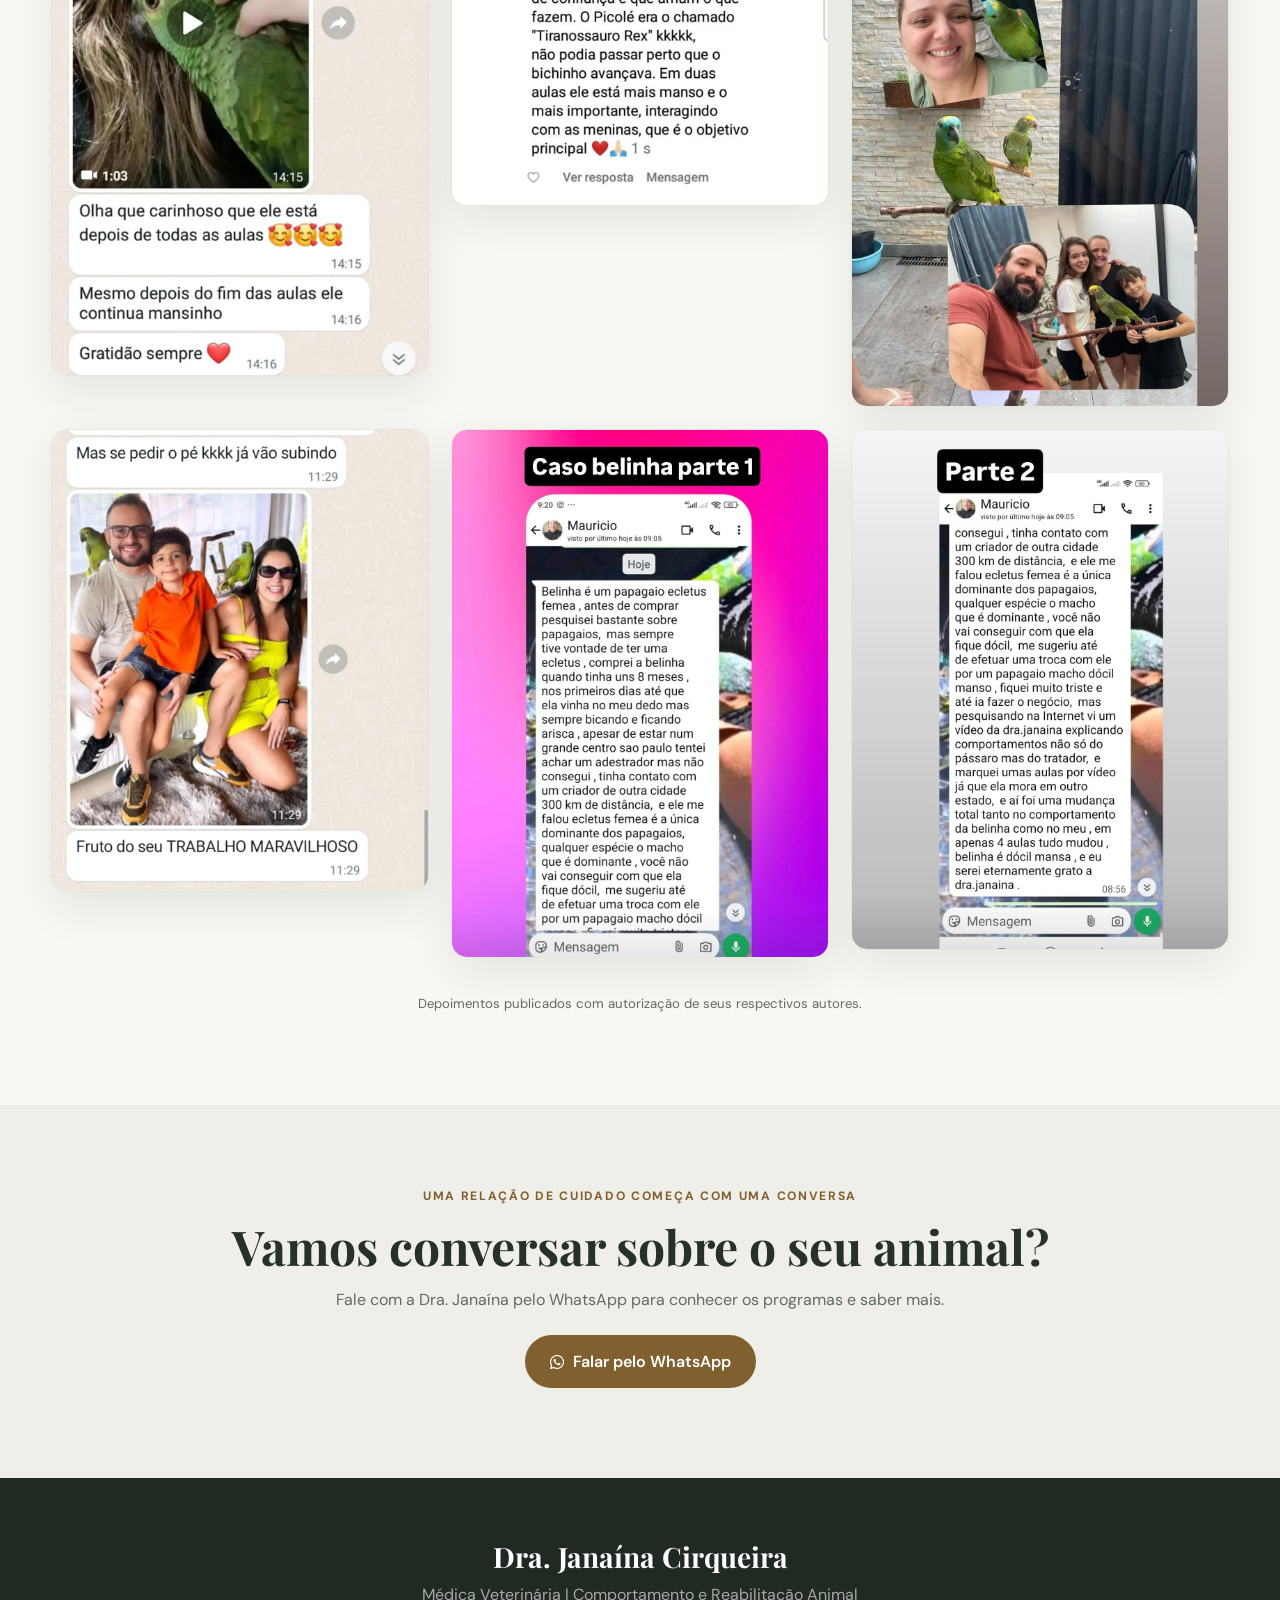
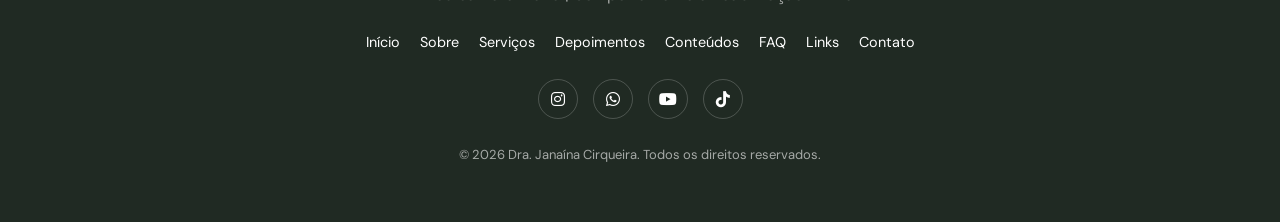
<file: depoimentos.html>
<!DOCTYPE html>
<html lang="pt-BR">
<head>
    <meta charset="UTF-8">
    <meta name="viewport" content="width=device-width, initial-scale=1.0">
    <title>Depoimentos | Dra. Janaína Cirqueira</title>
    <meta name="description" content="Confira relatos e experiências compartilhados por pessoas que conheceram o trabalho de comportamento e bem-estar animal.">
    <link rel="canonical" href="https://danielvl33.github.io/perfil-janaina-site/depoimentos.html">
    <meta property="og:type" content="website">
    <meta property="og:title" content="Depoimentos | Dra. Janaína Cirqueira">
    <meta property="og:description" content="Relatos e experiências compartilhados por pessoas que conheceram o trabalho da Dra. Janaína Cirqueira.">
    <meta property="og:url" content="https://danielvl33.github.io/perfil-janaina-site/depoimentos.html">
    <meta property="og:image" content="https://danielvl33.github.io/perfil-janaina-site/img/janaina.jpg">
    <meta name="twitter:card" content="summary_large_image">
    <meta name="twitter:title" content="Depoimentos | Dra. Janaína Cirqueira">
    <meta name="twitter:description" content="Relatos e experiências compartilhados por pessoas que conheceram o trabalho da Dra. Janaína Cirqueira.">
    <meta name="twitter:image" content="https://danielvl33.github.io/perfil-janaina-site/img/janaina.jpg">
    <meta name="theme-color" content="#2f513c">
    <link rel="icon" href="favicon.svg" type="image/svg+xml">
    <link rel="stylesheet" href="style.css">
    <link rel="stylesheet" href="https://cdnjs.cloudflare.com/ajax/libs/font-awesome/6.5.2/css/all.min.css">
</head>
<body class="testimonials-page">
    <button class="theme-toggle" id="themeToggle" type="button" aria-label="Alternar tema">
        <i class="fa-solid fa-moon" aria-hidden="true"></i>
    </button>

    <header class="page-header">
        <nav class="site-nav" aria-label="Navegação principal">
            <a class="site-nav-brand" href="index.html#inicio">Dra. Janaína Cirqueira</a>
            <button class="nav-toggle" type="button" aria-expanded="false" aria-controls="primary-navigation" aria-label="Abrir menu">
                <span></span><span></span><span></span>
            </button>
            <div class="site-nav-links" id="primary-navigation">
                <a href="index.html#inicio">Início</a>
                <a href="index.html#sobre">Sobre</a>
                <a href="index.html#mentorias">Serviços</a>
                <a href="depoimentos.html" aria-current="page">Depoimentos</a>
                <a href="index.html#conteudos">Conteúdos</a>
                <a href="index.html#faq">FAQ</a>
                <a href="index.html#contato">Contato</a>
                <a class="site-nav-featured nav-whatsapp" href="https://wa.me/557799698881?text=Ol%C3%A1%21+Preciso+de+ajuda+com+meu+pet+e+vi+que+voc%C3%AA+trabalha+com+comportamento+e+sa%C3%BAde+emocional.+Pode+me+orientar%3F" target="_blank" rel="noopener noreferrer"><i class="fa-brands fa-whatsapp" aria-hidden="true"></i> WhatsApp</a>
            </div>
        </nav>
        <div class="page-header-content">
            <span>Experiências compartilhadas</span>
            <h1>Depoimentos</h1>
            <p>Cada relato representa uma história e um vínculo. Os prints abaixo foram compartilhados com autorização.</p>
        </div>
    </header>

    <main class="testimonials-main">
        <section class="review-summary" aria-labelledby="review-summary-title">
            <div class="section-title stories-title">
                <span>Experiências compartilhadas</span>
                <h2 id="review-summary-title">Histórias de quem vivenciou esse cuidado</h2>
            </div>
            <p class="review-summary-subtitle">Cada experiência representa uma história, um vínculo e um caminho de cuidado.</p>
            <div class="review-overview">
                <div class="review-score-card" aria-live="polite">
                    <span class="review-summary-stars" id="publicAverageStars" aria-label="Sem avaliações">☆☆☆☆☆</span>
                    <strong class="review-average" id="publicAverageRating">—</strong>
                    <span class="review-score-quality" id="publicReviewQuality">Aguardando avaliações</span>
                    <small id="publicReviewCount">Ainda não há avaliações verificadas</small>
                </div>
                <div class="review-invite-card">
                    <span class="review-invite-icon" aria-hidden="true"><i class="fa-regular fa-star"></i></span>
                    <div>
                        <span class="review-summary-label">Sua história também importa</span>
                        <h3>✨ Compartilhe sua experiência</h3>
                        <p>Ajude outras pessoas a conhecerem este trabalho.</p>
                    </div>
                    <button class="btn primary review-cta-button" id="openReviewDialogBtn" type="button">
                        <i class="fa-solid fa-star" aria-hidden="true"></i> Deixar minha avaliação
                    </button>
                </div>
            </div>
            <div class="review-controls" id="reviewControls" hidden>
                <div class="review-filter-list" role="group" aria-label="Filtrar avaliações por nota">
                    <button class="review-filter is-active" type="button" data-rating-filter="all" aria-pressed="true">Todas</button>
                    <button class="review-filter" type="button" data-rating-filter="5" aria-pressed="false" aria-label="Filtrar por 5 estrelas">★★★★★</button>
                    <button class="review-filter" type="button" data-rating-filter="4" aria-pressed="false" aria-label="Filtrar por 4 estrelas">★★★★☆</button>
                    <button class="review-filter" type="button" data-rating-filter="3" aria-pressed="false" aria-label="Filtrar por 3 estrelas">★★★☆☆</button>
                    <button class="review-filter" type="button" data-rating-filter="2" aria-pressed="false" aria-label="Filtrar por 2 estrelas">★★☆☆☆</button>
                    <button class="review-filter" type="button" data-rating-filter="1" aria-pressed="false" aria-label="Filtrar por 1 estrela">★☆☆☆☆</button>
                </div>
                <label class="review-sort-control" for="reviewSort">Ordenar
                    <select id="reviewSort">
                        <option value="recent">Mais recentes</option>
                        <option value="rating">Melhor avaliadas</option>
                    </select>
                </label>
            </div>
            <div id="publicReviewsList" class="public-review-list" aria-live="polite"></div>
            <button class="review-show-more" id="showAllReviewsBtn" type="button" hidden>Ver todos os depoimentos</button>
        </section>

        <section class="testimonials-section" aria-labelledby="testimonials-title">
            <h2 class="visually-hidden" id="testimonials-title">Galeria de depoimentos</h2>
            <div class="testimonials-gallery" id="testimonialsGallery" aria-live="polite" aria-busy="true"></div>
            <p class="testimonials-privacy">Depoimentos publicados com autorização de seus respectivos autores.</p>
        </section>
        <section class="testimonials-cta" aria-labelledby="testimonials-cta-title">
            <span>Uma relação de cuidado começa com uma conversa</span>
            <h2 id="testimonials-cta-title">Vamos conversar sobre o seu animal?</h2>
            <p>Fale com a Dra. Janaína pelo WhatsApp para conhecer os programas e saber mais.</p>
            <a class="btn primary" href="https://wa.me/557799698881?text=Ol%C3%A1%21+Preciso+de+ajuda+com+meu+pet+e+vi+que+voc%C3%AA+trabalha+com+comportamento+e+sa%C3%BAde+emocional.+Pode+me+orientar%3F" target="_blank" rel="noopener noreferrer"><i class="fa-brands fa-whatsapp" aria-hidden="true"></i> Falar pelo WhatsApp</a>
        </section>
    </main>

    <dialog class="review-dialog" id="reviewDialog" aria-labelledby="reviewDialogTitle">
        <div class="review-dialog-shell">
            <div class="review-dialog-header">
                <div>
                    <span class="review-dialog-eyebrow">Sua experiência merece ser ouvida</span>
                    <h3 id="reviewDialogTitle">Compartilhe sua experiência</h3>
                    <p>Sua opinião é importante para nós.</p>
                </div>
                <button class="dialog-close" type="button" id="closeReviewDialogBtn" aria-label="Fechar formulário">×</button>
            </div>

            <div class="review-step-progress" id="reviewStepProgress">
                <span class="review-step-count" id="reviewStepCount">1 de 4</span>
                <div class="review-progress-track" role="progressbar" aria-label="Progresso da avaliação" aria-valuemin="1" aria-valuemax="4" aria-valuenow="1" aria-valuetext="Etapa 1 de 4" id="reviewProgressBar"><span></span></div>
            </div>

            <form id="reviewForm" novalidate>
                <section class="review-form-step is-current" data-step="1" aria-labelledby="reviewStep1Title">
                    <span class="review-step-kicker">Etapa 1 · Avaliação</span>
                    <h4 id="reviewStep1Title">Como foi sua experiência?</h4>
                    <fieldset class="rating-fieldset">
                        <legend class="visually-hidden">Escolha uma nota de 1 a 5 estrelas</legend>
                        <div class="star-rating" aria-label="Sua avaliação" role="radiogroup">
                            <button type="button" class="star-button" data-value="1" role="radio" aria-checked="false" aria-label="1 estrela — Muito ruim" tabindex="0">☆</button>
                            <button type="button" class="star-button" data-value="2" role="radio" aria-checked="false" aria-label="2 estrelas — Ruim" tabindex="-1">☆</button>
                            <button type="button" class="star-button" data-value="3" role="radio" aria-checked="false" aria-label="3 estrelas — Regular" tabindex="-1">☆</button>
                            <button type="button" class="star-button" data-value="4" role="radio" aria-checked="false" aria-label="4 estrelas — Muito bom" tabindex="-1">☆</button>
                            <button type="button" class="star-button" data-value="5" role="radio" aria-checked="false" aria-label="5 estrelas — Excelente" tabindex="-1">☆</button>
                        </div>
                        <input id="reviewRating" name="rating" type="hidden" required>
                        <p class="rating-description" id="ratingDescription" aria-live="polite">Selecione uma nota</p>
                    </fieldset>
                </section>

                <section class="review-form-step" data-step="2" aria-labelledby="reviewStep2Title" hidden>
                    <span class="review-step-kicker">Etapa 2 · Seu relato</span>
                    <h4 id="reviewStep2Title">Conte um pouco sobre sua experiência</h4>
                    <div class="field">
                        <label for="reviewComment">Seu depoimento</label>
                        <textarea id="reviewComment" name="comment" maxlength="600" rows="5" required placeholder="O que gostaria de compartilhar?"></textarea>
                        <small>Conte com suas palavras (mínimo de 20 caracteres).</small>
                    </div>
                </section>

                <section class="review-form-step" data-step="3" aria-labelledby="reviewStep3Title" hidden>
                    <span class="review-step-kicker">Etapa 3 · Sobre você</span>
                    <h4 id="reviewStep3Title">Como podemos identificar você?</h4>
                    <div class="field">
                        <label for="reviewName">Seu nome</label>
                        <input id="reviewName" name="name" type="text" maxlength="80" autocomplete="name" required>
                    </div>
                    <div class="field">
                        <label for="reviewEmail">E-mail <span>(opcional)</span></label>
                        <input id="reviewEmail" name="email" type="email" maxlength="120" autocomplete="email" placeholder="voce@exemplo.com">
                    </div>
                    <div class="field file-field">
                        <span class="field-label">Adicionar uma foto <span>(opcional)</span></span>
                        <label class="review-upload-zone" id="reviewUploadZone" for="reviewPhoto">
                            <span class="review-upload-icon" aria-hidden="true"><i class="fa-regular fa-image"></i></span>
                            <span class="review-upload-copy"><strong>Arraste uma imagem aqui</strong><span>ou <b>escolha uma imagem</b></span></span>
                            <input class="visually-hidden" id="reviewPhoto" name="photo" type="file" accept=".jpg,.jpeg,.png,.webp,image/jpeg,image/png,image/webp" aria-describedby="reviewPhotoHelp">
                        </label>
                        <small id="reviewPhotoHelp">JPG, PNG ou WEBP. Até 2 MB.</small>
                        <div class="review-photo-preview" id="reviewPhotoPreview" hidden>
                            <img id="reviewPhotoImage" alt="Prévia da foto selecionada">
                            <span id="reviewPhotoName"></span>
                            <button type="button" id="removeReviewPhotoBtn" aria-label="Remover foto selecionada">Remover foto</button>
                        </div>
                    </div>
                </section>

                <section class="review-form-step" data-step="4" aria-labelledby="reviewStep4Title" hidden>
                    <span class="review-step-kicker">Etapa 4 · Confirmação</span>
                    <h4 id="reviewStep4Title">Tudo pronto!</h4>
                    <p class="review-confirmation-copy">Sua avaliação será analisada antes de ser publicada.</p>
                    <label class="checkbox-row" for="reviewConsent">
                        <input id="reviewConsent" name="consent" type="checkbox" required>
                        <span>Autorizo a publicação do meu depoimento no site.</span>
                    </label>
                </section>

                <div class="review-form-error" id="reviewFormStatus" role="status" aria-live="polite"></div>
                <div class="form-actions review-step-actions">
                    <button class="btn secondary" type="button" id="cancelReviewBtn">Cancelar</button>
                    <button class="btn secondary review-step-back" type="button" id="reviewStepBackBtn" hidden>Voltar</button>
                    <button class="btn primary review-step-next" type="button" id="reviewStepNextBtn">Continuar</button>
                    <button class="btn primary review-submit-button" type="submit" id="reviewSubmitBtn" hidden>Enviar avaliação</button>
                </div>
            </form>

            <section class="review-success" id="reviewSuccess" aria-live="polite" hidden>
                <span class="review-success-mark" aria-hidden="true"><i class="fa-solid fa-check"></i></span>
                <h4>✨ Obrigado pelo seu depoimento!</h4>
                <p>Sua avaliação foi enviada e será analisada antes de ser publicada.</p>
                <button class="btn primary" type="button" id="reviewReturnBtn">Voltar ao site</button>
            </section>
        </div>
    </dialog>

    <dialog class="testimonial-lightbox" id="testimonialLightbox" aria-label="Visualização ampliada dos depoimentos">
        <div class="lightbox-toolbar">
            <span class="lightbox-counter" id="lightboxCounter"></span>
            <button class="lightbox-close" id="lightboxClose" type="button" aria-label="Fechar visualização" title="Fechar (Esc)">
                <i class="fa-solid fa-xmark" aria-hidden="true"></i>
            </button>
        </div>
        <button class="lightbox-arrow lightbox-previous" id="lightboxPrevious" type="button" aria-label="Depoimento anterior" title="Anterior (←)">
            <i class="fa-solid fa-chevron-left" aria-hidden="true"></i>
        </button>
        <img class="lightbox-image" id="lightboxImage" src="assets/depoimentos/depoimento-01.jpeg" alt="">
        <button class="lightbox-arrow lightbox-next" id="lightboxNext" type="button" aria-label="Próximo depoimento" title="Próximo (→)">
            <i class="fa-solid fa-chevron-right" aria-hidden="true"></i>
        </button>
    </dialog>

    <footer>
        <div class="footer-content">
            <h3>Dra. Janaína Cirqueira</h3>
            <p>Médica Veterinária | Comportamento e Reabilitação Animal</p>
            <nav class="footer-nav" aria-label="Navegação do rodapé">
                <a href="index.html#inicio">Início</a><a href="index.html#sobre">Sobre</a><a href="index.html#mentorias">Serviços</a><a href="depoimentos.html">Depoimentos</a><a href="index.html#conteudos">Conteúdos</a><a href="index.html#faq">FAQ</a><a href="links/">Links</a><a href="index.html#contato">Contato</a>
            </nav>
            <nav class="footer-social" aria-label="Redes sociais">
                <a href="https://www.instagram.com/mentehumanoanimal?stkn=aWZvczNvdmJ4eDc5" target="_blank" rel="noopener noreferrer" aria-label="Instagram"><i class="fa-brands fa-instagram" aria-hidden="true"></i></a>
                <a href="https://wa.me/557799698881?text=Ol%C3%A1%21+Preciso+de+ajuda+com+meu+pet+e+vi+que+voc%C3%AA+trabalha+com+comportamento+e+sa%C3%BAde+emocional.+Pode+me+orientar%3F" target="_blank" rel="noopener noreferrer" aria-label="WhatsApp"><i class="fa-brands fa-whatsapp" aria-hidden="true"></i></a>
                <a href="https://youtube.com/@mestredaconcienciaanimal?si=yA33mfYnlB5Yrd-f" target="_blank" rel="noopener noreferrer" aria-label="YouTube"><i class="fa-brands fa-youtube" aria-hidden="true"></i></a>
                <a href="https://www.tiktok.com/@dracomportamental?_r=1&amp;_t=ZS-9AFgJZx7Hey" target="_blank" rel="noopener noreferrer" aria-label="TikTok"><i class="fa-brands fa-tiktok" aria-hidden="true"></i></a>
            </nav>
            <p class="copyright">© <span id="year"></span> Dra. Janaína Cirqueira. Todos os direitos reservados.</p>
        </div>
    </footer>

    <a class="whatsapp-float" href="https://wa.me/557799698881?text=Ol%C3%A1%21+Preciso+de+ajuda+com+meu+pet+e+vi+que+voc%C3%AA+trabalha+com+comportamento+e+sa%C3%BAde+emocional.+Pode+me+orientar%3F" target="_blank" rel="noopener noreferrer" aria-label="Abrir WhatsApp" title="Fale comigo pelo WhatsApp">
        <i class="fa-brands fa-whatsapp" aria-hidden="true"></i>
    </a>

    <script src="script.js"></script>
</body>
</html>
</file>
<file: style.css>
@import url('https://fonts.googleapis.com/css2?family=DM+Sans:wght@400;500;600;700&family=Playfair+Display:wght@500;600;700&display=swap');

:root {
    --primary: #426b52;
    --primary-dark: #2f513c;
    --secondary: #b08a54;
    --accent-text: #80602f;
    --link-color: #426b52;
    --focus-color: #80602f;
    --background: #f8f7f3;
    --card: #ffffff;
    --text: #263229;
    --muted: #606b63;
    --border: #e5e5df;
    --white: #ffffff;
    --shadow: 0 15px 45px rgba(35, 50, 40, 0.09);
}

.connection-band {
    display: flex;
    align-items: center;
    justify-content: space-between;
    gap: 35px;
    padding: 76px max(4%, calc((100% - 1150px) / 2));
    background: #efeee9;
}

body.dark-theme .connection-band { background: #1c231d; }
.connection-band > div { max-width: 740px; }
.connection-band h2 { max-width: 650px; margin-left: 0; }
.connection-band p { max-width: 700px; }
.connection-band .btn { flex: 0 0 auto; }

/* Estilos do Modo Escuro */
body.dark-theme {
    --background: #151b17;
    --card: #202820;
    --text: #f1f3ef;
    --muted: #aeb8b0;
    --border: #303a32;
    --white: #202820;
    --accent-text: #e2c58f;
    --link-color: #a4c9a5;
    --focus-color: #f0d7a7;
}

.content-placeholder {
    padding: 82px 4%;
    background: var(--card);
}

.content-placeholder .section-title { margin-bottom: 30px; }

.content-social-links {
    display: flex;
    flex-wrap: wrap;
    justify-content: center;
    gap: 13px;
}

.content-social-links a {
    display: inline-flex;
    align-items: center;
    gap: 10px;
    padding: 12px 18px;
    border: 1px solid var(--border);
    border-radius: 999px;
    color: var(--link-color);
    font-weight: 700;
}

.faq-section {
    width: min(860px, 92%);
    margin: auto;
    padding: 90px 0;
}

.faq-list { display: grid; gap: 12px; }

.faq-list details {
    padding: 20px 22px;
    border: 1px solid var(--border);
    border-radius: 14px;
    background: var(--card);
}

.faq-list summary { cursor: pointer; font-weight: 700; }
.faq-list details p { margin-top: 12px; color: var(--muted); }

body.dark-theme .gray-section {
    background: #1c231d;
}

* {
    margin: 0;
    padding: 0;
    box-sizing: border-box;
}

html {
    scroll-behavior: smooth;
    scroll-padding-top: 88px;
}

body {
    font-family: "DM Sans", sans-serif;
    background: var(--background);
    color: var(--text);
    line-height: 1.7;
    transition: background 0.3s ease, color 0.3s ease;
}

a {
    text-decoration: none;
    color: inherit;
}

.hero {
    min-height: 760px;
    position: relative;
    display: flex;
    justify-content: center;
    align-items: center;
    background: radial-gradient(ellipse at 50% 27%, rgba(117, 148, 112, .35), transparent 55%),
                linear-gradient(135deg, #192c20 0%, #385d43 55%, #253d2c 100%);
    background-size: cover;
    background-position: center;
    color: white;
    text-align: center;
}

.site-nav {
    position: fixed;
    z-index: 1000;
    top: 0;
    left: 0;
    display: flex;
    width: 100%;
    min-height: 76px;
    align-items: center;
    justify-content: center;
    gap: clamp(18px, 3vw, 48px);
    padding: 10px clamp(18px, 4vw, 64px);
    background: rgba(31, 53, 39, .94);
    box-shadow: 0 8px 28px rgba(14, 30, 20, .12);
    backdrop-filter: blur(14px);
    color: #fff;
}

.site-nav-brand {
    flex: 0 0 auto;
    font-weight: 700;
    letter-spacing: .02em;
    margin-right: auto;
}

.site-nav-links {
    display: flex;
    align-items: center;
    justify-content: flex-end;
    gap: clamp(10px, 1.45vw, 22px);
    font-size: clamp(.76rem, .92vw, .9rem);
}

.site-nav-links a {
    border-radius: 999px;
    opacity: .9;
    transition: background .2s ease, opacity .2s ease, color .2s ease;
}

.site-nav-links a:hover,
.site-nav-links a:focus-visible {
    opacity: 1;
}

.site-nav-links .site-nav-featured {
    display: inline-flex;
    align-items: center;
    gap: 8px;
    padding: 9px 15px;
    border: 1px solid rgba(226, 197, 143, .7);
    background: var(--accent-text);
    font-weight: 700;
}

.nav-toggle {
    display: none;
    width: 44px;
    height: 44px;
    flex: 0 0 auto;
    align-items: center;
    justify-content: center;
    flex-direction: column;
    gap: 5px;
    border: 1px solid rgba(255, 255, 255, .35);
    border-radius: 12px;
    background: transparent;
    color: #fff;
    cursor: pointer;
}

.nav-toggle span {
    display: block;
    width: 19px;
    height: 2px;
    border-radius: 2px;
    background: currentColor;
}

.page-header {
    position: relative;
    display: flex;
    min-height: 350px;
    align-items: flex-end;
    justify-content: center;
    padding: 140px 20px 55px;
    background: linear-gradient(135deg, #22372a, #426b52);
    color: #fff;
}

.page-header .site-nav {
    top: 0;
}

.page-header-content {
    width: min(900px, 100%);
    text-align: center;
}

.page-header-content > span {
    color: #f5e3bc;
    font-size: .75rem;
    font-weight: 700;
    letter-spacing: .14em;
    text-transform: uppercase;
}

.page-header-content h1 {
    margin: 8px 0 10px;
    font-family: "Playfair Display", serif;
    font-size: clamp(2.6rem, 6vw, 4.2rem);
    line-height: 1.1;
}

.page-header-content p {
    max-width: 690px;
    margin: auto;
    color: rgba(255, 255, 255, .86);
}

.testimonials-main {
    min-height: 45vh;
}

.testimonials-section {
    width: min(1180px, 92%);
    margin: auto;
    padding: 78px 0 90px;
}

.visually-hidden {
    position: absolute;
    width: 1px;
    height: 1px;
    overflow: hidden;
    clip: rect(0, 0, 0, 0);
    white-space: nowrap;
    clip-path: inset(50%);
}

.testimonials-gallery {
    display: grid;
    grid-template-columns: repeat(3, minmax(0, 1fr));
    align-items: start;
    gap: 22px;
}

.testimonial-card {
    position: relative;
    display: block;
    width: 100%;
    overflow: hidden;
    padding: 0;
    border: 1px solid var(--border);
    border-radius: 16px;
    background: var(--card);
    box-shadow: var(--shadow);
    cursor: zoom-in;
    text-align: left;
    animation: testimonial-card-enter .45s both;
    animation-delay: calc(var(--testimonial-index, 0) * 55ms);
    transition: transform .25s ease, box-shadow .25s ease;
}

@keyframes testimonial-card-enter {
    from { opacity: 0; transform: translateY(14px); }
    to { opacity: 1; transform: translateY(0); }
}

.testimonial-card:hover {
    transform: translateY(-4px);
    box-shadow: 0 20px 48px rgba(35, 50, 40, .17);
}

.testimonial-card img {
    display: block;
    width: 100%;
    height: auto;
    background: var(--card);
}

.testimonial-zoom-hint {
    position: absolute;
    right: 12px;
    bottom: 12px;
    display: inline-flex;
    align-items: center;
    gap: 7px;
    padding: 7px 10px;
    border-radius: 999px;
    background: rgba(20, 29, 23, .78);
    color: #fff;
    font-size: .78rem;
    opacity: 0;
    transition: opacity .2s ease;
}

.testimonial-card:hover .testimonial-zoom-hint,
.testimonial-card:focus-visible .testimonial-zoom-hint {
    opacity: 1;
}

.testimonials-empty {
    grid-column: 1 / -1;
    padding: 55px 24px;
    border: 1px dashed var(--border);
    border-radius: 16px;
    color: var(--muted);
    text-align: center;
}

.testimonials-privacy {
    margin-top: 35px;
    color: var(--muted);
    font-size: .82rem;
    text-align: center;
}

.testimonial-lightbox {
    position: fixed;
    width: min(96vw, 1240px);
    max-width: none;
    max-height: 94dvh;
    overflow: hidden;
    padding: 16px;
    border: 1px solid rgba(255, 255, 255, .16);
    border-radius: 18px;
    background: #111712;
    color: #fff;
    box-shadow: 0 30px 100px rgba(0, 0, 0, .55);
}

.testimonial-lightbox[open] {
    display: flex;
    flex-direction: column;
    align-items: center;
}

.testimonial-lightbox::backdrop {
    background: rgba(7, 12, 9, .86);
    backdrop-filter: blur(4px);
}

.lightbox-toolbar {
    display: flex;
    width: 100%;
    min-height: 42px;
    align-items: center;
    justify-content: space-between;
    padding: 0 3px 10px;
}

.lightbox-counter {
    color: rgba(255, 255, 255, .78);
    font-size: .9rem;
    font-variant-numeric: tabular-nums;
}

.lightbox-close,
.lightbox-arrow {
    display: grid;
    width: 44px;
    height: 44px;
    flex: 0 0 auto;
    place-items: center;
    border: 1px solid rgba(255, 255, 255, .24);
    border-radius: 50%;
    background: rgba(255, 255, 255, .12);
    color: #fff;
    cursor: pointer;
    font-size: 1.1rem;
    transition: background .2s ease, transform .2s ease;
}

.lightbox-close:hover,
.lightbox-arrow:hover:not(:disabled) {
    transform: scale(1.06);
    background: rgba(255, 255, 255, .24);
}

.lightbox-arrow:disabled {
    cursor: default;
    opacity: .45;
}

.lightbox-image {
    display: block;
    width: auto;
    max-width: 100%;
    height: auto;
    max-height: calc(94dvh - 100px);
    object-fit: contain;
}

.lightbox-arrow {
    position: absolute;
    z-index: 2;
    top: 50%;
    transform: translateY(-50%);
}

.lightbox-previous { left: 22px; }
.lightbox-next { right: 22px; }

.testimonials-page .footer-social {
    margin: 25px 0;
}

.testimonials-cta {
    padding: 76px 20px 90px;
    background: #efeee9;
    text-align: center;
}

body.dark-theme .testimonials-cta { background: #1c231d; }

.testimonials-cta > span,
.connection-band > div > span {
    color: var(--accent-text);
    font-size: .76rem;
    font-weight: 700;
    letter-spacing: .14em;
    text-transform: uppercase;
}

.testimonials-cta h2,
.connection-band h2 {
    margin: 10px auto;
    font-family: "Playfair Display", serif;
    font-size: clamp(1.9rem, 4vw, 3rem);
    line-height: 1.2;
}

.testimonials-cta p,
.connection-band p { color: var(--muted); }

.testimonials-cta .btn { gap: 9px; margin-top: 22px; }

body.dark-theme .testimonial-card {
    border-color: var(--border);
}

.hero-content {
    width: min(900px, 92%);
    position: relative;
    z-index: 2;
}

.hero-content > * {
    animation: hero-enter .75s both;
}

.hero-content > *:nth-child(1) { animation-delay: .08s; }
.hero-content > *:nth-child(2) { animation-delay: .2s; }
.hero-content > *:nth-child(3) { animation-delay: .32s; }
.hero-content > *:nth-child(4) { animation-delay: .44s; }
.hero-content > *:nth-child(5) { animation-delay: .56s; }
.hero-content > *:nth-child(6) { animation-delay: .68s; }
.hero-content > *:nth-child(7) { animation-delay: .8s; }

@keyframes hero-enter {
    from { opacity: 0; transform: translateY(22px); }
    to { opacity: 1; transform: translateY(0); }
}

.profile-photo {
    margin-bottom: 25px;
    animation: profile-float 5s ease-in-out 1s infinite;
}

@keyframes profile-float {
    0%, 100% { transform: translateY(0); }
    50% { transform: translateY(-8px); }
}

.profile-photo-img {
    width: 160px;
    height: 160px;
    border-radius: 50%;
    object-fit: cover;
    border: 5px solid rgba(255, 255, 255, 0.8);
    box-shadow: 0 10px 25px rgba(0, 0, 0, 0.3);
    display: block;
    margin: 0 auto;
    transition: .3s;
}

.profile-photo-img:hover {
    transform: scale(1.05);
    border-color: var(--secondary);
}

.badge {
    display: inline-flex;
    align-items: center;
    gap: 8px;
    padding: 7px 15px;
    border-radius: 50px;
    background: rgba(255,255,255,.14);
    border: 1px solid rgba(255,255,255,.25);
    font-size: 14px;
}

.hero h1 {
    font-family: "Playfair Display", serif;
    font-size: clamp(42px, 7vw, 72px);
    margin-top: 18px;
    line-height: 1.1;
}

.hero h2 {
    font-size: clamp(20px, 3vw, 30px);
    font-weight: 500;
    margin: 12px 0 22px;
}

.hero p {
    max-width: 700px;
    margin: auto;
    color: rgba(255,255,255,.88);
    font-size: 18px;
}

.hero-buttons {
    margin-top: 35px;
    display: flex;
    justify-content: center;
    gap: 15px;
    flex-wrap: wrap;
}

.btn {
    display: inline-flex;
    justify-content: center;
    align-items: center;
    padding: 13px 25px;
    border-radius: 50px;
    font-weight: 600;
    transition: .3s;
}

.btn.primary {
    background: var(--accent-text);
    color: white;
}

.btn.primary:hover {
    transform: translateY(-3px);
}

.btn.secondary {
    border: 1px solid rgba(255,255,255,.5);
    color: white;
}

.btn.secondary:hover {
    background: white;
    color: var(--primary);
}

.social-links {
    display: flex;
    justify-content: center;
    gap: 18px;
    margin-top: 35px;
}

.social-links a {
    width: 43px;
    height: 43px;
    display: flex;
    align-items: center;
    justify-content: center;
    border: 1px solid rgba(255,255,255,.4);
    border-radius: 50%;
    transition: .3s;
}

.social-links a:hover {
    background: white;
    color: var(--primary);
}

.section {
    width: min(1150px, 92%);
    margin: auto;
    padding: 100px 0;
}

.gray-section {
    width: 100%;
    padding-left: 4%;
    padding-right: 4%;
    background: #efeee9;
}

.section-title {
    text-align: center;
    max-width: 750px;
    margin: auto auto 55px;
}

.section-title span {
    color: var(--accent-text);
    font-weight: 700;
    text-transform: uppercase;
    letter-spacing: 2px;
    font-size: 13px;
}

.section-title h2 {
    font-family: "Playfair Display", serif;
    font-size: clamp(32px, 5vw, 48px);
    line-height: 1.2;
    margin: 10px 0 15px;
}

.section-title p {
    color: var(--muted);
}

.about-grid {
    display: grid;
    grid-template-columns: 1.5fr 1fr;
    gap: 60px;
    align-items: center;
}

.psicoespiritual-grid {
    grid-template-columns: 1.2fr 1fr 1.1fr;
    gap: 28px;
    align-items: stretch;
}

.psicoespiritual-visual {
    width: 100%;
    min-height: 100%;
    margin: 0;
    border-radius: 26px;
    overflow: hidden;
    box-shadow: var(--shadow);
    border: 1px solid rgba(255,255,255,.12);
    background: linear-gradient(135deg, #dff7ff, #9dd8f1);
}

.psicoespiritual-visual img {
    display: block;
    width: 100%;
    height: 100%;
    min-height: 440px;
    object-fit: cover;
    object-position: center;
}

.limits-title {
    margin-bottom: 24px;
}

.limits-grid {
    display: grid;
    grid-template-columns: repeat(3, minmax(0, 1fr));
    gap: 20px;
    max-width: 1100px;
    margin: 0 auto;
}

.limit-card {
    padding: 26px 24px;
    border-radius: 18px;
    border: 1px solid var(--border);
    background: rgba(255,255,255,.35);
    box-shadow: 0 12px 30px rgba(35, 50, 40, .04);
}

.limit-card p {
    color: var(--muted);
    margin: 0;
}

.about-text p {
    color: var(--muted);
    margin-bottom: 20px;
    font-size: 17px;
}

.highlight-card {
    background: var(--primary);
    color: white;
    padding: 45px;
    border-radius: 25px;
    box-shadow: var(--shadow);
}

.highlight-card i {
    font-size: 35px;
    color: #f5e3bc;
    margin-bottom: 20px;
}

.highlight-card h3 {
    font-family: "Playfair Display", serif;
    font-size: 27px;
    margin-bottom: 12px;
}

.highlight-card p {
    color: rgba(255,255,255,.8);
}

.cards-grid {
    width: min(1150px, 100%);
    margin: auto;
    display: grid;
    grid-template-columns: repeat(3, 1fr);
    gap: 22px;
}

.info-card {
    background: var(--card);
    padding: 30px;
    border-radius: 18px;
    border: 1px solid var(--border);
    transition: .3s;
    color: var(--text);
}

.info-card:hover {
    transform: translateY(-6px);
    box-shadow: var(--shadow);
}

.card-icon {
    width: 50px;
    height: 50px;
    display: flex;
    justify-content: center;
    align-items: center;
    border-radius: 14px;
    background: #e7eee8;
    color: var(--link-color);
    font-size: 22px;
    margin-bottom: 20px;
}

.info-card h3 {
    font-size: 19px;
    margin-bottom: 10px;
}

.info-card p {
    color: var(--muted);
    font-size: 15px;
}

.birds-content {
    display: grid;
    grid-template-columns: 250px 1fr;
    gap: 60px;
    align-items: center;
}

.silvestres-layout {
    display: grid;
    grid-template-columns: 1.25fr 1fr;
    gap: 36px;
    align-items: center;
}

.silvestres-copy {
    display: grid;
    gap: 18px;
}

.silvestres-copy p,
.behavior-block p,
.specialty-list li {
    color: var(--muted);
}

.specialty-list {
    margin-top: 10px;
}

.specialty-list h3,
.behavior-block h3 {
    margin-bottom: 12px;
    font-size: 1.2rem;
    color: var(--text);
}

.specialty-list ul {
    display: grid;
    grid-template-columns: repeat(2, minmax(0, 1fr));
    gap: 10px 24px;
    padding-left: 20px;
}

.behavior-block {
    margin-top: 10px;
}

.silvestres-visual {
    margin: 0;
    border-radius: 24px;
    overflow: hidden;
    box-shadow: var(--shadow);
    background: #dbeee9;
}

.silvestres-visual img {
    display: block;
    width: 100%;
    height: 100%;
    min-height: 460px;
    object-fit: cover;
    object-position: center;
}

.experience-number {
    display: flex;
    align-items: center;
    gap: 12px;
}

.experience-number strong {
    font-family: "Playfair Display", serif;
    font-size: 120px;
    color: var(--link-color);
    line-height: .8;
}

.experience-number span {
    color: var(--muted);
    font-weight: 600;
}

.birds-content p {
    color: var(--muted);
    margin-bottom: 18px;
}

.stats {
    background: var(--primary);
    color: white;
    display: grid;
    grid-template-columns: repeat(3, 1fr);
}

.stat {
    padding: 60px 30px;
    text-align: center;
    border-right: 1px solid rgba(255,255,255,.12);
}

.stat:last-child {
    border-right: none;
}

.stat i {
    display: block;
    font-size: 28px;
    color: #f0d7a7;
    margin-bottom: 10px;
}

.stat strong {
    display: block;
    font-size: 43px;
    font-family: "Playfair Display", serif;
}

.stat span {
    display: block;
    color: rgba(255,255,255,.82);
}

.mentorias-grid {
    width: min(1150px, 100%);
    margin: auto;
    display: grid;
    grid-template-columns: repeat(3, 1fr);
    gap: 22px;
}

.mentoria {
    position: relative;
    background: var(--card);
    padding: 35px;
    border-radius: 20px;
    border: 1px solid var(--border);
    transition: .3s;
    color: var(--text);
}

.mentoria:hover {
    transform: translateY(-5px);
    box-shadow: var(--shadow);
}

.mentoria .number {
    position: absolute;
    right: 25px;
    top: 22px;
    color: var(--muted);
    font-size: 30px;
    font-weight: 700;
}

.mentoria > i {
    color: var(--link-color);
    font-size: 28px;
    margin-bottom: 20px;
}

.mentoria h3 {
    font-family: "Playfair Display", serif;
    font-size: 23px;
    margin-bottom: 10px;
}

.mentoria p {
    color: var(--muted);
    font-size: 15px;
}

.learn-more {
    display: inline-block;
    margin-top: 20px;
    color: var(--link-color);
    font-weight: 700;
}

.research {
    padding: 110px 20px;
    background: radial-gradient(ellipse at 50% 0%, rgba(112, 146, 109, .3), transparent 60%),
                linear-gradient(135deg, #22372a, #426b52);
    background-size: cover;
    background-position: center;
    color: white;
    text-align: center;
}

.research-content {
    max-width: 800px;
    margin: auto;
}

.research-icon {
    width: 70px;
    height: 70px;
    margin: auto auto 20px;
    display: flex;
    justify-content: center;
    align-items: center;
    border-radius: 50%;
    background: rgba(255,255,255,.1);
    font-size: 27px;
    color: #f5e3bc;
}

.research-content > span {
    text-transform: uppercase;
    letter-spacing: 2px;
    font-size: 13px;
    color: #f5e3bc;
    font-weight: 700;
}

.research h2 {
    font-family: "Playfair Display", serif;
    font-size: clamp(30px, 5vw, 48px);
    line-height: 1.2;
    margin: 15px 0;
}

.research p {
    color: rgba(255,255,255,.78);
}

.cta {
    padding: 100px 20px;
    text-align: center;
}

.cta > div {
    max-width: 750px;
    margin: auto;
}

.cta span {
    color: var(--accent-text);
    text-transform: uppercase;
    letter-spacing: 2px;
    font-size: 13px;
    font-weight: 700;
}

.cta h2 {
    font-family: "Playfair Display", serif;
    font-size: clamp(32px, 5vw, 50px);
    line-height: 1.2;
    margin: 12px 0;
}

.cta p {
    color: var(--muted);
    margin-bottom: 28px;
}

.contact-section {
    padding: 100px 4%;
    background: var(--background);
}

.contact-container {
    width: min(1150px, 100%);
    margin: auto;
}

.contact-section .section-title {
    margin-bottom: 45px;
}

.contact-layout {
    display: grid;
    grid-template-columns: minmax(0, 1.35fr) minmax(280px, .8fr);
    gap: 28px;
    align-items: stretch;
}

.social-cards {
    display: grid;
    grid-template-columns: repeat(2, minmax(0, 1fr));
    gap: 16px;
}

.social-card {
    display: flex;
    min-height: 150px;
    flex-direction: column;
    align-items: flex-start;
    justify-content: center;
    gap: 8px;
    padding: 24px;
    border: 1px solid var(--border);
    border-radius: 18px;
    background: var(--card);
    color: var(--text);
    box-shadow: var(--shadow);
    transition: transform .25s ease, box-shadow .25s ease, border-color .25s ease;
}

.social-card:hover {
    transform: translateY(-4px);
    border-color: var(--secondary);
    box-shadow: 0 18px 42px rgba(35, 50, 40, .15);
}

.social-card > i {
    margin-bottom: 4px;
    color: var(--link-color);
    font-size: 1.65rem;
}

.social-card > span {
    font-weight: 700;
    font-size: 1.02rem;
}

.social-card small {
    color: var(--muted);
    font-size: .82rem;
    line-height: 1.45;
}

.social-card-whatsapp {
    border-color: var(--primary);
    background: var(--primary);
    color: #fff;
}

.social-card-whatsapp > i,
.social-card-whatsapp small {
    color: rgba(255, 255, 255, .88);
}

.social-card-instagram > i { color: #c13584; }
.social-card-youtube > i { color: #d71920; }
.social-card-tiktok > i { color: #147a75; }

body.dark-theme .social-card-instagram > i { color: #ef86b8; }
body.dark-theme .social-card-youtube > i { color: #ff7075; }
body.dark-theme .social-card-tiktok > i { color: #58c8c2; }

.social-card[aria-disabled="true"] {
    cursor: not-allowed;
    opacity: .72;
}

.contact-qr {
    display: flex;
    flex-direction: column;
    align-items: center;
    justify-content: center;
    padding: 30px 24px;
    border: 1px solid var(--border);
    border-radius: 20px;
    background: var(--card);
    color: var(--text);
    box-shadow: var(--shadow);
    text-align: center;
}

.contact-qr-copy {
    max-width: 310px;
}

.contact-eyebrow {
    color: var(--accent-text);
    font-size: .72rem;
    font-weight: 700;
    letter-spacing: .12em;
    text-transform: uppercase;
}

.contact-qr h3 {
    margin: 7px 0 8px;
    font-family: "Playfair Display", serif;
    font-size: 1.45rem;
    line-height: 1.25;
}

.contact-qr-copy > p {
    color: var(--muted);
    font-size: .9rem;
}

.contact-qr-copy .contact-phone {
    margin-top: 10px;
    font-size: .82rem;
}

.contact-phone strong {
    color: var(--text);
    white-space: nowrap;
}

.contact-qr-image {
    display: block;
    width: min(200px, 70vw);
    height: auto;
    aspect-ratio: 1;
    margin: 18px auto;
    padding: 8px;
    border: 1px solid var(--border);
    border-radius: 12px;
    background: #fff;
}

.contact-qr-button {
    gap: 9px;
    min-height: 48px;
}

.whatsapp-float {
    position: fixed;
    z-index: 1100;
    right: 20px;
    bottom: 20px;
    display: grid;
    width: 60px;
    height: 60px;
    place-items: center;
    border: 2px solid rgba(255, 255, 255, .9);
    border-radius: 50%;
    background: #25d366;
    color: #fff;
    box-shadow: 0 8px 24px rgba(16, 80, 47, .32);
    font-size: 1.8rem;
    animation: whatsapp-pulse 2.8s ease-out infinite;
    transition: transform .2s ease, box-shadow .2s ease;
}

.whatsapp-float:hover {
    transform: scale(1.08);
    box-shadow: 0 12px 30px rgba(16, 80, 47, .42);
    animation-play-state: paused;
}

.whatsapp-float::before {
    position: absolute;
    right: calc(100% + 12px);
    padding: 8px 12px;
    border: 1px solid var(--border);
    border-radius: 9px;
    background: var(--card);
    color: var(--text);
    content: "Fale comigo pelo WhatsApp";
    font-family: "DM Sans", sans-serif;
    font-size: .82rem;
    font-weight: 600;
    line-height: 1.3;
    opacity: 0;
    pointer-events: none;
    transform: translateX(5px);
    transition: opacity .2s ease, transform .2s ease;
    white-space: nowrap;
    box-shadow: var(--shadow);
}

.whatsapp-float:hover::before,
.whatsapp-float:focus-visible::before {
    opacity: 1;
    transform: translateX(0);
}

@keyframes whatsapp-pulse {
    0%, 75%, 100% { box-shadow: 0 8px 24px rgba(16, 80, 47, .32), 0 0 0 0 rgba(37, 211, 102, .32); }
    40% { box-shadow: 0 8px 24px rgba(16, 80, 47, .32), 0 0 0 10px rgba(37, 211, 102, 0); }
}

a:focus-visible,
button:focus-visible {
    outline: 3px solid var(--focus-color);
    outline-offset: 4px;
}

.site-nav :focus-visible,
footer :focus-visible,
.testimonial-lightbox :focus-visible {
    outline-color: #f5e3bc;
}

footer {
    background: #202a23;
    color: white;
    padding: 55px 20px;
    text-align: center;
}

.footer-content {
    max-width: 800px;
    margin: auto;
}

.footer-content h3 {
    font-family: "Playfair Display", serif;
    font-size: 28px;
}

.footer-content > p {
    color: rgba(255,255,255,.6);
}

.footer-social {
    display: flex;
    justify-content: center;
    gap: 15px;
    margin: 25px 0;
}

.footer-social a {
    width: 40px;
    height: 40px;
    border: 1px solid rgba(255,255,255,.2);
    border-radius: 50%;
    display: flex;
    justify-content: center;
    align-items: center;
    transition: .3s;
}

.footer-social a:hover {
    background: var(--accent-text);
}

.footer-nav {
    display: flex;
    flex-wrap: wrap;
    justify-content: center;
    gap: 12px 20px;
    margin: 22px 0;
    font-size: .9rem;
}

.footer-nav a:hover { color: #e2c58f; }

.copyright {
    font-size: 13px;
    margin-top: 25px;
}

.theme-toggle {
    position: fixed;
    z-index: 1000;
    right: 20px;
    bottom: 92px;
    width: 50px;
    height: 50px;
    border: none;
    border-radius: 50%;
    background: var(--primary);
    color: white;
    cursor: pointer;
    box-shadow: var(--shadow);
}

.links-page {
    min-height: 100vh;
    display: flex;
    flex-direction: column;
    align-items: center;
    padding: 58px 20px 35px;
    background:
        radial-gradient(ellipse at 50% 0%, rgba(176, 138, 84, .12), transparent 40%),
        var(--background);
}

.links-page .theme-toggle { top: 18px; right: 18px; bottom: auto; }

.links-header { width: min(100%, 620px); text-align: center; }

.links-home img {
    display: block;
    width: 112px;
    height: 112px;
    margin: 0 auto 18px;
    border: 4px solid var(--card);
    border-radius: 50%;
    object-fit: cover;
    box-shadow: var(--shadow);
}

.links-eyebrow {
    color: var(--accent-text);
    font-size: .72rem;
    font-weight: 700;
    letter-spacing: .15em;
    text-transform: uppercase;
}

.links-header h1 {
    margin: 7px 0 3px;
    font-family: "Playfair Display", serif;
    font-size: clamp(1.8rem, 6vw, 2.5rem);
    line-height: 1.2;
}

.links-header p { color: var(--muted); font-size: .92rem; }

.links-list {
    display: grid;
    width: min(100%, 560px);
    gap: 13px;
    margin: 30px auto;
}

.links-card {
    display: flex;
    min-height: 64px;
    align-items: center;
    gap: 15px;
    padding: 15px 19px;
    border: 1px solid var(--border);
    border-radius: 15px;
    background: var(--card);
    box-shadow: 0 7px 24px rgba(35, 50, 40, .06);
    font-weight: 700;
    transition: transform .2s ease, border-color .2s ease, box-shadow .2s ease;
}

.links-card:hover {
    transform: translateY(-2px);
    border-color: var(--secondary);
    box-shadow: var(--shadow);
}

.links-card > i:first-child { width: 22px; color: var(--link-color); font-size: 1.2rem; text-align: center; }
.links-card-arrow { margin-left: auto; color: var(--muted); font-size: .85rem; }
.links-card-primary { border-color: var(--primary); background: var(--primary); color: #fff; }
.links-card-primary > i:first-child, .links-card-primary .links-card-arrow { color: #fff; }
.links-footer { display: grid; gap: 6px; color: var(--muted); font-size: .8rem; text-align: center; }
.links-footer a { color: var(--link-color); font-weight: 700; }

@media (max-width: 1100px) {
    .site-nav { justify-content: space-between; }
    .site-nav-brand { font-size: .92rem; }
    .nav-toggle { display: flex; }
    .site-nav-links {
        position: absolute;
        top: calc(100% - 1px);
        left: 0;
        display: none;
        width: 100%;
        align-items: stretch;
        flex-direction: column;
        gap: 0;
        padding: 8px 4% 18px;
        background: rgba(31, 53, 39, .98);
        box-shadow: 0 14px 24px rgba(14, 30, 20, .18);
        font-size: 1rem;
    }
    .site-nav.menu-open .site-nav-links { display: flex; }
    .site-nav-links a { padding: 11px 12px; }
    .site-nav-links .site-nav-featured { justify-content: center; margin-top: 8px; }
}

@media (prefers-reduced-motion: reduce) {
    *,
    *::before,
    *::after {
        scroll-behavior: auto !important;
        animation-duration: .01ms !important;
        animation-iteration-count: 1 !important;
        transition-duration: .01ms !important;
    }
}

@media (max-width: 850px) {
    .about-grid, .birds-content, .psicoespiritual-grid, .silvestres-layout, .limits-grid { grid-template-columns: 1fr; }
    .cards-grid, .mentorias-grid { grid-template-columns: repeat(2, 1fr); }
    .stats { grid-template-columns: 1fr; }
    .stat { border-right: none; border-bottom: 1px solid rgba(255,255,255,.12); }
    .contact-layout { grid-template-columns: 1fr; }
    .contact-qr { width: min(100%, 520px); margin: auto; }
    .testimonials-gallery { grid-template-columns: repeat(2, minmax(0, 1fr)); }
    .psicoespiritual-visual img, .silvestres-visual img { min-height: 320px; }
    .connection-band { align-items: flex-start; flex-direction: column; padding: 60px 4%; }
}

@media (max-width: 600px) {
    .site-nav { min-height: 68px; padding-inline: 16px; }
    .page-header { min-height: 330px; padding: 120px 18px 42px; }
    .page-header-content p { font-size: .95rem; }
    .hero { min-height: 760px; padding-top: 76px; }
    .hero-content { padding-top: 15px; }
    .profile-photo-img { width: 132px; height: 132px; }
    .hero p { font-size: 1rem; }
    .cards-grid, .mentorias-grid { grid-template-columns: 1fr; }
    .section { padding: 70px 0; }
    .contact-section { padding: 75px 14px 100px; }
    .contact-section .section-title { margin-bottom: 32px; }
    .social-cards { gap: 12px; }
    .social-card { min-height: 145px; padding: 18px 15px; }
    .social-card > span { font-size: .92rem; }
    .social-card small { font-size: .76rem; }
    .contact-qr { padding: 26px 18px; }
    .gray-section { padding-left: 4%; padding-right: 4%; }
    .highlight-card { padding: 30px; }
    .experience-number strong { font-size: 90px; }
    .whatsapp-float { right: 15px; bottom: 16px; width: 56px; height: 56px; }
    .whatsapp-float::before { display: none; }
    .theme-toggle { right: 19px; bottom: 84px; }
    .testimonials-section { width: min(100% - 28px, 520px); padding: 52px 0 70px; }
    .testimonials-gallery { grid-template-columns: 1fr; gap: 18px; }
    .testimonials-cta { padding: 58px 18px 72px; }
    .testimonial-lightbox { width: 100vw; max-width: 100vw; max-height: 100dvh; padding: 10px; border-radius: 0; }
    .lightbox-image { max-height: calc(100dvh - 90px); }
    .lightbox-previous { left: 12px; }
    .lightbox-next { right: 12px; }
}

@media (max-width: 380px) {
    .social-cards { grid-template-columns: 1fr; }
    .social-card { min-height: 118px; }
    .hero h1 { font-size: 2.45rem; }
    .hero-buttons { gap: 10px; }
    .btn { padding: 12px 18px; }
}

.testimonials-page {
    --review-ink: #26392c;
    --review-gold: #a77b3e;
    --review-soft: #f1efe8;
    --review-line: rgba(54, 77, 60, .12);
}

.testimonials-page [hidden] { display: none !important; }

body.dark-theme.testimonials-page {
    --review-ink: #eef1eb;
    --review-gold: #e4c58e;
    --review-soft: #242c25;
    --review-line: rgba(227, 234, 225, .13);
}

.review-summary {
    width: min(1180px, 92%);
    margin: 0 auto;
    padding: clamp(58px, 8vw, 104px) 0 38px;
}

.review-summary .stories-title { margin-bottom: 12px; }
.review-summary .stories-title h2 { max-width: 790px; }

.review-summary-subtitle {
    max-width: 620px;
    margin: 0 auto 34px;
    color: var(--muted);
    text-align: center;
    font-size: clamp(.98rem, 2vw, 1.1rem);
}

.review-overview {
    display: grid;
    grid-template-columns: minmax(220px, .72fr) minmax(0, 1.6fr);
    gap: 18px;
    margin: 0 0 36px;
}

.review-score-card,
.review-invite-card {
    min-width: 0;
    border: 1px solid var(--review-line);
    border-radius: 22px;
    background: var(--card);
    box-shadow: 0 12px 36px rgba(34, 48, 37, .055);
}

.review-score-card {
    display: flex;
    min-height: 220px;
    align-items: center;
    justify-content: center;
    flex-direction: column;
    padding: 26px 18px;
    text-align: center;
}

.review-summary-stars,
.public-review-stars {
    color: var(--review-gold);
    letter-spacing: .12em;
    line-height: 1.2;
}

.review-summary-stars { font-size: 1.25rem; }
.review-average {
    margin-top: 5px;
    color: var(--review-ink);
    font-family: "Playfair Display", serif;
    font-size: 3.5rem;
    font-weight: 600;
    line-height: 1.05;
    font-variant-numeric: tabular-nums;
}

.review-score-quality {
    margin-top: 4px;
    color: var(--review-ink);
    font-size: 1.02rem;
    font-weight: 700;
}

.review-score-card small {
    max-width: 240px;
    margin-top: 7px;
    color: var(--muted);
    font-size: .82rem;
}

.review-invite-card {
    display: grid;
    grid-template-columns: auto minmax(0, 1fr);
    align-content: center;
    align-items: center;
    gap: 4px 18px;
    padding: clamp(22px, 4vw, 38px);
    background:
        radial-gradient(ellipse at top right, rgba(176, 138, 84, .10), transparent 44%),
        var(--card);
}

.review-invite-icon {
    grid-row: span 3;
    display: grid;
    width: 52px;
    height: 52px;
    place-items: center;
    border: 1px solid rgba(167, 123, 62, .26);
    border-radius: 50%;
    background: rgba(176, 138, 84, .10);
    color: var(--review-gold);
    font-size: 1.15rem;
}

.review-summary-label,
.review-dialog-eyebrow,
.review-step-kicker {
    color: var(--review-gold);
    font-size: .72rem;
    font-weight: 700;
    letter-spacing: .12em;
    text-transform: uppercase;
}

.review-invite-card h3 {
    margin-top: 2px;
    color: var(--review-ink);
    font-family: "Playfair Display", serif;
    font-size: clamp(1.35rem, 2.8vw, 1.8rem);
    font-weight: 600;
    line-height: 1.25;
}

.review-invite-card p {
    margin-top: 5px;
    color: var(--muted);
    font-size: .92rem;
}

.review-cta-button {
    grid-column: 2;
    justify-self: start;
    min-height: 50px;
    gap: 10px;
    margin-top: 16px;
    padding-inline: 23px;
    background: var(--primary-dark) !important;
    box-shadow: 0 8px 20px rgba(31, 67, 43, .18);
    transition: transform .25s ease, box-shadow .25s ease, background .25s ease;
}

.review-cta-button:hover {
    transform: translateY(-2px);
    background: #24452f !important;
    box-shadow: 0 12px 25px rgba(31, 67, 43, .25);
}

.review-controls {
    display: flex;
    align-items: center;
    justify-content: space-between;
    gap: 16px;
    margin: 0 0 19px;
    padding-bottom: 14px;
    border-bottom: 1px solid var(--review-line);
}

.review-filter-list {
    display: flex;
    min-width: 0;
    flex-wrap: wrap;
    gap: 8px;
}

.review-filter {
    min-height: 40px;
    padding: 7px 13px;
    border: 1px solid var(--review-line);
    border-radius: 999px;
    background: var(--card);
    color: var(--muted);
    cursor: pointer;
    font: inherit;
    font-size: .82rem;
    font-weight: 700;
    letter-spacing: .055em;
    transition: color .2s ease, border-color .2s ease, background .2s ease, transform .2s ease;
}

.review-filter[data-rating-filter]:not([data-rating-filter="all"]) { color: var(--review-gold); }
.review-filter:hover { transform: translateY(-1px); border-color: var(--review-gold); }
.review-filter.is-active {
    border-color: var(--primary-dark);
    background: var(--primary-dark);
    color: #fff;
}
.review-filter[data-rating-filter="all"].is-active { color: #fff; }
.review-filter:focus-visible,
.review-sort-control select:focus-visible,
.review-upload-zone:focus-within {
    outline: 3px solid var(--focus-color);
    outline-offset: 3px;
}

.review-sort-control {
    display: flex;
    flex: 0 0 auto;
    align-items: center;
    gap: 8px;
    color: var(--muted);
    font-size: .82rem;
    font-weight: 600;
}

.review-sort-control select {
    min-height: 40px;
    max-width: 175px;
    padding: 7px 28px 7px 12px;
    border: 1px solid var(--review-line);
    border-radius: 10px;
    background: var(--card);
    color: var(--text);
    font: inherit;
}

.public-review-list {
    display: grid;
    grid-template-columns: repeat(3, minmax(0, 1fr));
    align-items: stretch;
    gap: 18px;
}

.public-review-card {
    position: relative;
    display: flex;
    min-width: 0;
    min-height: 270px;
    flex-direction: column;
    padding: 23px;
    overflow: hidden;
    border: 1px solid var(--review-line);
    border-radius: 19px;
    background: var(--card);
    box-shadow: 0 8px 26px rgba(32, 48, 37, .055);
    animation: review-card-enter .4s both;
    transition: transform .28s ease, box-shadow .28s ease, border-color .28s ease;
}

.public-review-card:hover {
    transform: translateY(-4px);
    border-color: rgba(167, 123, 62, .28);
    box-shadow: 0 18px 36px rgba(32, 48, 37, .12);
}

@keyframes review-card-enter {
    from { opacity: 0; transform: translateY(10px); }
    to { opacity: 1; transform: translateY(0); }
}

.public-review-header {
    display: flex;
    min-width: 0;
    align-items: center;
    justify-content: space-between;
    gap: 10px;
}

.public-review-person {
    display: flex;
    min-width: 0;
    align-items: center;
    gap: 12px;
}

.public-review-avatar {
    display: grid;
    width: 46px;
    height: 46px;
    flex: 0 0 46px;
    place-items: center;
    overflow: hidden;
    border: 2px solid rgba(176, 138, 84, .25);
    border-radius: 50%;
    background: linear-gradient(145deg, #e7dfcf, #c9d6c8);
    color: #365340;
    object-fit: cover;
    font-family: "Playfair Display", serif;
    font-size: 1.18rem;
    font-weight: 700;
}

body.dark-theme .public-review-avatar { background: #344339; color: #ead9b6; }
.public-review-person h3 {
    overflow: hidden;
    color: var(--review-ink);
    font-size: .98rem;
    font-weight: 700;
    text-overflow: ellipsis;
    white-space: nowrap;
}

.public-review-person p { color: var(--muted); font-size: .78rem; }
.public-review-stars { display: inline-block; margin-top: 21px; font-size: 1.02rem; }

.public-review-quote-mark {
    position: absolute;
    top: 105px;
    right: 22px;
    color: rgba(176, 138, 84, .22);
    font-family: "Playfair Display", serif;
    font-size: 5rem;
    line-height: 1;
    pointer-events: none;
}

.public-review-text {
    position: relative;
    z-index: 1;
    flex: 1;
    margin: 13px 0 24px;
    color: var(--text);
    font-size: .94rem;
    line-height: 1.75;
    overflow-wrap: anywhere;
}

.public-review-verified {
    display: flex;
    align-items: center;
    gap: 7px;
    padding-top: 13px;
    border-top: 1px solid var(--review-line);
    color: var(--primary);
    font-size: .76rem;
    font-weight: 700;
}

body.dark-theme .public-review-verified { color: #a6cbaa; }
.review-empty-state,
.review-no-results {
    grid-column: 1 / -1;
    padding: clamp(30px, 6vw, 60px) 22px;
    border: 1px solid var(--review-line);
    border-radius: 22px;
    background: var(--card);
    text-align: center;
}

.review-empty-mark,
.review-success-mark {
    display: grid;
    width: 58px;
    height: 58px;
    margin: 0 auto 15px;
    place-items: center;
    border-radius: 50%;
    background: rgba(176, 138, 84, .13);
    color: var(--review-gold);
    font-size: 1.3rem;
}

.review-empty-state h3 {
    max-width: 520px;
    margin: 0 auto;
    color: var(--review-ink);
    font-family: "Playfair Display", serif;
    font-size: clamp(1.35rem, 3vw, 1.8rem);
    line-height: 1.35;
}

.review-empty-state p,
.review-no-results { color: var(--muted); }
.review-empty-state p { margin: 9px 0 20px; }
.review-empty-state .btn { min-height: 48px; }
.review-no-results { align-self: center; }

.review-show-more {
    display: block;
    min-height: 46px;
    margin: 25px auto 0;
    padding: 10px 21px;
    border: 1px solid var(--review-line);
    border-radius: 999px;
    background: transparent;
    color: var(--primary-dark);
    cursor: pointer;
    font: inherit;
    font-size: .9rem;
    font-weight: 700;
    transition: color .2s ease, background .2s ease, border-color .2s ease;
}

body.dark-theme .review-show-more { color: #b5d2bb; }
.review-show-more:hover { border-color: var(--primary-dark); background: var(--primary-dark); color: #fff; }

.review-dialog {
    position: fixed;
    width: min(620px, calc(100vw - 32px));
    max-width: none;
    max-height: min(850px, calc(100dvh - 32px));
    padding: 0;
    overflow: auto;
    border: 1px solid var(--review-line);
    border-radius: 24px;
    background: var(--card);
    color: var(--text);
    box-shadow: 0 28px 90px rgba(14, 26, 17, .28);
    overscroll-behavior: contain;
}

.review-dialog[open] { animation: review-dialog-in .24s ease-out both; }
.review-dialog::backdrop { background: rgba(16, 25, 18, .56); backdrop-filter: blur(5px); }

@keyframes review-dialog-in {
    from { opacity: 0; transform: translateY(9px) scale(.98); }
    to { opacity: 1; transform: translateY(0) scale(1); }
}

.review-dialog-shell { padding: clamp(22px, 5vw, 36px); }
.review-dialog-header {
    display: flex;
    align-items: flex-start;
    justify-content: space-between;
    gap: 18px;
    padding-bottom: 20px;
    border-bottom: 1px solid var(--review-line);
}

.review-dialog-header h3 {
    margin-top: 5px;
    color: var(--review-ink);
    font-family: "Playfair Display", serif;
    font-size: clamp(1.45rem, 4vw, 1.9rem);
    line-height: 1.25;
}

.review-dialog-header p { margin-top: 5px; color: var(--muted); font-size: .9rem; }
.review-dialog .dialog-close {
    display: grid;
    width: 42px;
    height: 42px;
    flex: 0 0 42px;
    place-items: center;
    border: 1px solid var(--review-line);
    border-radius: 50%;
    background: transparent;
    color: var(--text);
    cursor: pointer;
    font-size: 1.5rem;
    line-height: 1;
}

.review-step-progress { padding: 18px 0 7px; }
.review-step-count { color: var(--muted); font-size: .78rem; font-weight: 700; }
.review-progress-track {
    height: 4px;
    margin-top: 8px;
    overflow: hidden;
    border-radius: 99px;
    background: var(--review-soft);
}
.review-progress-track span {
    display: block;
    width: var(--review-progress, 25%);
    height: 100%;
    border-radius: inherit;
    background: var(--review-gold);
    transition: width .3s ease;
}

.review-form-step { padding: 15px 0 18px; }
.review-form-step h4,
.review-success h4 {
    margin: 7px 0 21px;
    color: var(--review-ink);
    font-family: "Playfair Display", serif;
    font-size: clamp(1.3rem, 3.5vw, 1.65rem);
    line-height: 1.35;
}

.rating-fieldset { border: 0; }
.star-rating {
    display: flex;
    align-items: center;
    justify-content: center;
    gap: clamp(4px, 2vw, 12px);
    margin: 13px 0 2px;
}

.star-button {
    display: grid;
    width: 58px;
    height: 58px;
    place-items: center;
    border: 1px solid transparent;
    border-radius: 15px;
    background: var(--review-soft);
    color: #aa7e42;
    cursor: pointer;
    font-size: 2rem;
    line-height: 1;
    touch-action: manipulation;
    transition: transform .18s ease, background .18s ease, color .18s ease, border-color .18s ease;
}

.star-button:hover,
.star-button.is-active { transform: translateY(-2px) scale(1.04); background: rgba(176, 138, 84, .15); color: #9b6d30; }
.star-button:focus-visible { outline: 3px solid var(--focus-color); outline-offset: 2px; }
.rating-description { min-height: 25px; margin-top: 12px; color: var(--muted); font-size: .9rem; font-weight: 600; text-align: center; }

.review-form-step .field { margin-top: 16px; }
.review-form-step .field label,
.review-form-step .field-label { display: block; margin-bottom: 7px; color: var(--review-ink); font-size: .88rem; font-weight: 700; }
.review-form-step .field label span,
.review-form-step .field-label span { color: var(--muted); font-weight: 400; }
.review-form-step input:not([type="file"]),
.review-form-step textarea {
    width: 100%;
    min-height: 50px;
    padding: 12px 14px;
    border: 1px solid var(--review-line);
    border-radius: 12px;
    background: var(--background);
    color: var(--text);
    font: inherit;
    font-size: 16px;
}
.review-form-step textarea { min-height: 155px; resize: vertical; }
.review-form-step input:focus,
.review-form-step textarea:focus { outline: 3px solid rgba(167, 123, 62, .25); border-color: var(--review-gold); }
.review-form-step .field small { display: block; margin-top: 6px; color: var(--muted); font-size: .76rem; }

.review-upload-zone {
    display: flex;
    min-height: 116px;
    align-items: center;
    justify-content: center;
    gap: 15px;
    padding: 17px;
    border: 1px dashed rgba(66, 107, 82, .38);
    border-radius: 15px;
    background: var(--review-soft);
    cursor: pointer;
    transition: border-color .2s ease, background .2s ease;
}
.review-upload-zone:hover,
.review-upload-zone.is-dragging { border-color: var(--review-gold); background: rgba(176, 138, 84, .10); }
.review-upload-icon { color: var(--primary); font-size: 1.45rem; }
.review-upload-copy { display: grid; gap: 2px; color: var(--muted); font-size: .85rem; }
.review-upload-copy strong { color: var(--review-ink); }
.review-upload-copy b { color: var(--primary); }
.review-photo-preview {
    display: flex;
    align-items: center;
    gap: 12px;
    margin-top: 12px;
    padding: 10px;
    border: 1px solid var(--review-line);
    border-radius: 14px;
    background: var(--review-soft);
}
.review-photo-preview img { width: 54px; height: 54px; flex: 0 0 54px; border-radius: 12px; object-fit: cover; }
.review-photo-preview span { flex: 1; min-width: 0; overflow: hidden; color: var(--text); font-size: .82rem; text-overflow: ellipsis; white-space: nowrap; }
.review-photo-preview button { padding: 8px; border: 0; background: transparent; color: #9a4d3b; cursor: pointer; font: inherit; font-size: .78rem; font-weight: 700; }

.review-confirmation-copy { margin: -10px 0 20px; color: var(--muted); }
.review-dialog .checkbox-row {
    display: flex;
    align-items: flex-start;
    gap: 11px;
    padding: 15px;
    border: 1px solid var(--review-line);
    border-radius: 13px;
    background: var(--review-soft);
    color: var(--text);
    cursor: pointer;
    font-size: .89rem;
}
.review-dialog .checkbox-row input { width: 19px; height: 19px; flex: 0 0 19px; margin-top: 2px; accent-color: var(--primary); }

.review-form-error {
    min-height: 0;
    margin: 0;
    color: #9c3f32;
    font-size: .84rem;
    font-weight: 600;
}
.review-form-error:not(:empty) { margin: 0 0 12px; }
.review-form-error.is-error { padding: 9px 12px; border-radius: 9px; background: rgba(173, 64, 45, .08); }
.review-step-actions {
    position: sticky;
    bottom: 0;
    display: flex;
    justify-content: flex-end;
    gap: 10px;
    margin: 0 calc(-1 * clamp(22px, 5vw, 36px));
    padding: 14px clamp(22px, 5vw, 36px) 0;
    border-top: 1px solid var(--review-line);
    background: var(--card);
}

.review-step-actions .btn,
.review-success .btn { min-height: 48px; cursor: pointer; font: inherit; font-weight: 700; }
.review-dialog .btn.primary { background: var(--primary-dark); }
.review-dialog .btn.primary:hover { background: #24452f; transform: translateY(-1px); }
.review-dialog .btn.secondary { border-color: var(--review-line); color: var(--text); }
.review-dialog .btn.secondary:hover { background: var(--review-soft); color: var(--text); }
.review-dialog button:disabled { cursor: wait; opacity: .72; transform: none; }
.review-loading-spinner {
    width: 16px;
    height: 16px;
    border: 2px solid rgba(255, 255, 255, .4);
    border-top-color: #fff;
    border-radius: 50%;
    animation: review-spin .7s linear infinite;
}
@keyframes review-spin { to { transform: rotate(360deg); } }

.review-success { padding: 40px 0 10px; text-align: center; }
.review-success-mark { background: rgba(66, 107, 82, .13); color: var(--primary); }
.review-success h4 { margin-bottom: 7px; }
.review-success p { max-width: 410px; margin: 0 auto 22px; color: var(--muted); }
.review-success .btn { background: var(--primary-dark); }

@media (max-width: 850px) {
    .review-summary { width: min(100% - 36px, 680px); }
    .review-overview { grid-template-columns: minmax(190px, .7fr) minmax(0, 1.3fr); }
    .public-review-list { grid-template-columns: repeat(2, minmax(0, 1fr)); }
}

@media (max-width: 600px) {
    .review-summary { width: calc(100% - 32px); padding-top: 54px; }
    .review-summary-subtitle { margin-bottom: 24px; }
    .review-overview { grid-template-columns: 1fr; gap: 12px; margin-bottom: 28px; }
    .review-score-card { min-height: 175px; }
    .review-invite-card { gap: 6px 12px; padding: 20px; border-radius: 18px; }
    .review-invite-icon { width: 42px; height: 42px; }
    .review-invite-card h3 { font-size: 1.27rem; }
    .review-invite-card p { font-size: .84rem; }
    .review-cta-button { width: 100%; grid-column: 1 / -1; margin-top: 12px; }
    .review-controls { align-items: stretch; flex-direction: column; gap: 11px; }
    .review-filter-list { flex-wrap: nowrap; overflow-x: auto; padding: 2px 1px 8px; scrollbar-width: thin; }
    .review-filter { min-height: 42px; flex: 0 0 auto; }
    .review-sort-control { justify-content: space-between; }
    .review-sort-control select { flex: 1; max-width: none; }
    .public-review-list { grid-template-columns: 1fr; gap: 13px; }
    .public-review-card { min-height: 235px; padding: 21px; }
    .review-empty-state { padding-inline: 20px; }
    .review-dialog {
        width: calc(100vw - 16px);
        max-height: calc(100dvh - 16px);
        border-radius: 20px;
    }
    .review-dialog-shell { padding: 22px 18px; }
    .review-dialog-header { gap: 10px; padding-bottom: 16px; }
    .review-dialog-eyebrow { font-size: .63rem; letter-spacing: .09em; }
    .review-dialog-header h3 { font-size: 1.43rem; }
    .review-dialog-header p { font-size: .83rem; }
    .review-dialog .dialog-close { width: 40px; height: 40px; flex-basis: 40px; }
    .review-step-actions {
        bottom: 0;
        margin-inline: -18px;
        padding: 13px 18px 22px;
    }
    .review-step-actions .btn { flex: 1; padding-inline: 12px; }
    .review-form-step { padding-top: 12px; }
    .star-button { width: clamp(48px, 13vw, 58px); height: clamp(48px, 13vw, 58px); border-radius: 13px; font-size: 1.8rem; }
}

@media (max-width: 380px) {
    .review-summary { width: calc(100% - 26px); }
    .review-dialog-shell { padding-inline: 15px; }
    .review-step-actions { margin-inline: -15px; padding-inline: 15px; }
    .review-dialog-header h3 { font-size: 1.28rem; }
    .review-step-actions .btn { font-size: .86rem; }
    .review-filter { padding-inline: 11px; }
}
</file>
